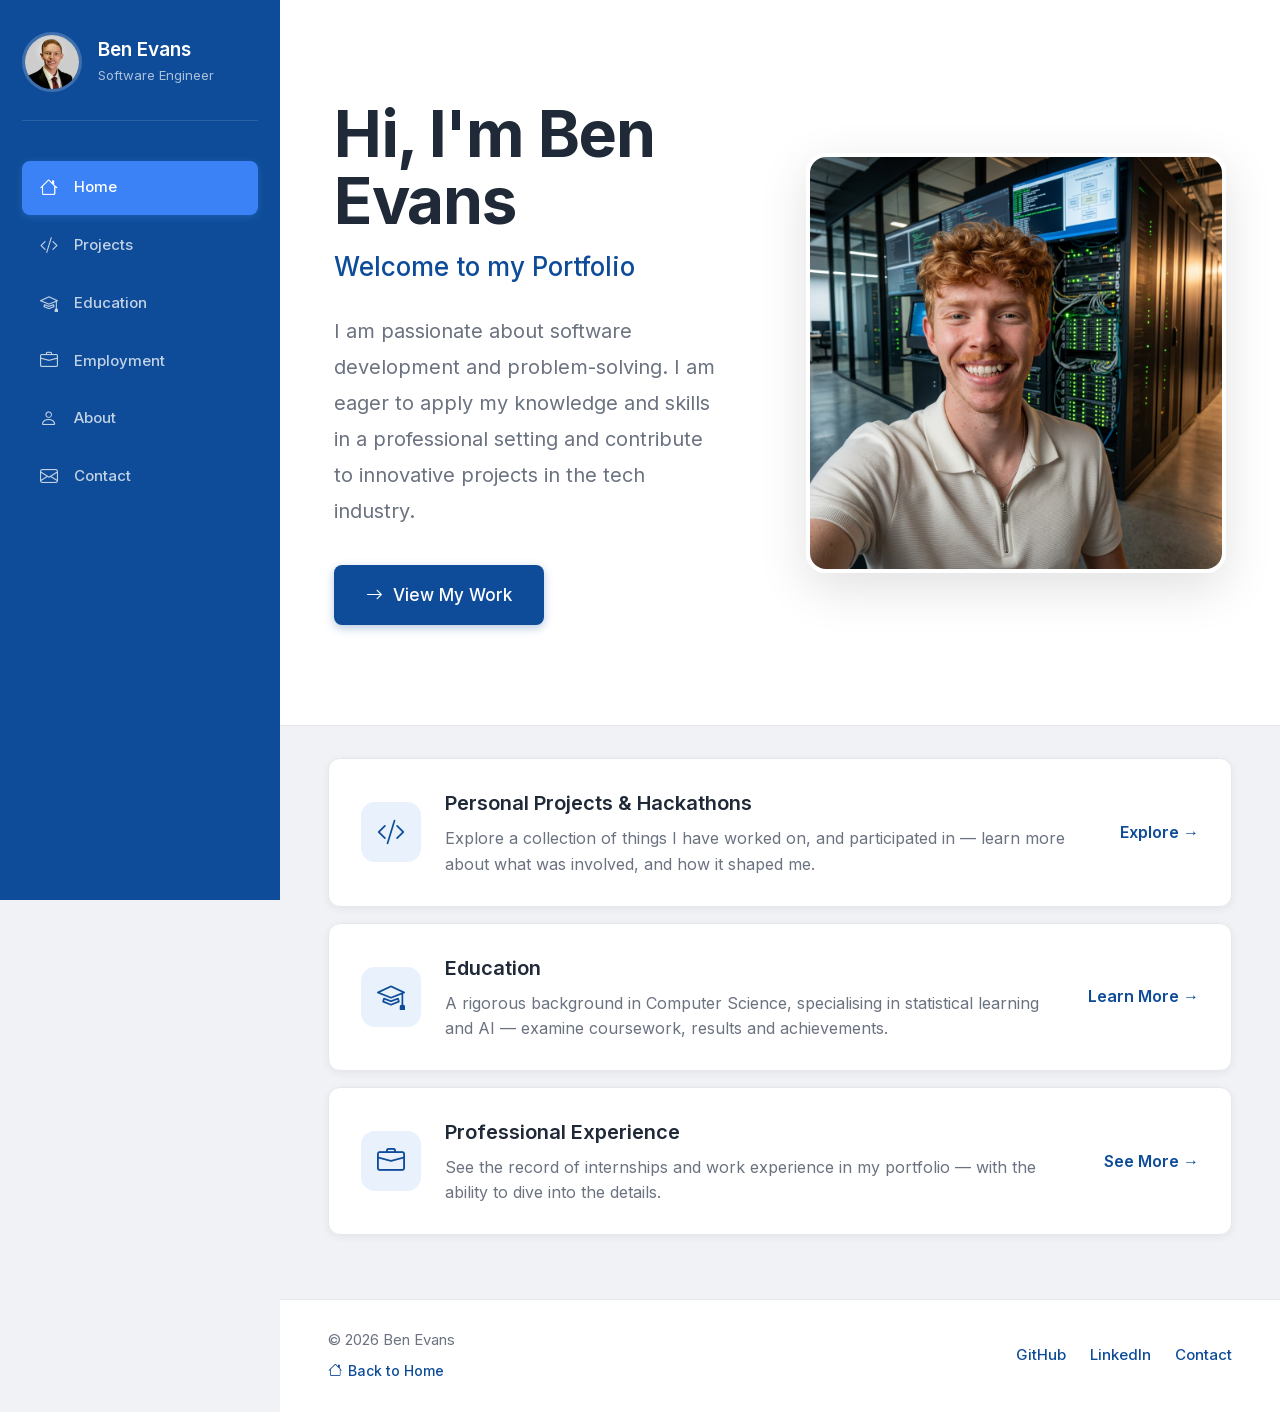
<file: index.html>
<!DOCTYPE html>
<!--
  index.html — Home / Landing Page
  
  STRUCTURE:
    .sidebar        ← left nav (same on every page — just change which link has class="active")
    .hero-section   ← big name + hero image
    .quick-links    ← 3 nav cards to Projects / Education / Employment
    .site-footer    ← copyright + links

  TO EDIT:
    • Name / title      → .profile-name, .profile-sub (sidebar) + h1/h2 in .hero-content
    • Hero image        → images/hero.png
    • Profile picture   → images/profile_image.png
    • Add a quick-link  → copy one <a class="link-card"> block inside .quick-links
-->
<html lang="en">
<head>
    <meta charset="UTF-8">
    <meta name="viewport" content="width=device-width, initial-scale=1.0">
    <title>Ben Evans | Software Engineer</title>
    <link rel="stylesheet" href="css/style.css">
    <link rel="stylesheet" href="css/fonts.css">
    <link rel="stylesheet" href="fonts/bootstrap-icons/bootstrap-icons.min.css">
</head>
<body>

<!-- ===== MOBILE TOP BAR (hidden on desktop) ===== -->
<div class="mobile-topbar">
    <button class="hamburger-btn" id="sidebarToggle" aria-label="Open navigation">
        <i class="bi bi-list"></i>
    </button>
    <span class="mobile-topbar-title">Ben Evans</span>
    <div class="hamburger-spacer"></div>
</div>
<div class="container">
    <div class="sidebar-overlay" id="sidebarOverlay"></div>

    <!-- ===================== SIDEBAR =====================
         Appears on every page. Change class="active" to
         highlight the current page link.
    ====================================================== -->
    <aside class="sidebar" id="sidebar">
        <button class="sidebar-close" id="sidebarClose" aria-label="Close navigation"><i class="bi bi-x-lg"></i></button>
        <div class="profile-section">
            <!-- Profile picture: swap images/profile_image.png -->
            <img src="./images/profile_image.png" class="profile-image-small" alt="Profile">
            <div class="profile-text">
                <h1 class="profile-name">Ben Evans</h1>       <!-- your name -->
                <p class="profile-sub">Software Engineer</p>  <!-- your title -->
            </div>
        </div>
        <nav>
            <ul class="nav-links">
                <!-- Add class="active" to the current page link -->
                <li><a href="index.html" class="active"><i class="bi bi-house"></i>Home</a></li>
                <li><a href="projects.html"><i class="bi bi-code-slash"></i>Projects</a></li>
                <li><a href="education.html"><i class="bi bi-mortarboard"></i>Education</a></li>
                <li><a href="employment.html"><i class="bi bi-briefcase"></i>Employment</a></li>
                <li><a href="about.html"><i class="bi bi-person"></i>About</a></li>
                <li><a href="contact.html"><i class="bi bi-envelope"></i>Contact</a></li>
                <!-- To add a new page: add a new <li> here and create the .html file -->
            </ul>
        </nav>
    </aside>

    <main class="main-content">

        <!-- =================== HERO ====================
             Large intro section. Edit h1, h2, p, and the
             href on the button to change where it points.
        ================================================= -->
        <section class="hero-section">
            <div class="hero-content">
                <h1>Hi, I'm Ben Evans</h1>           <!-- main heading -->
                <h2>Welcome to my Portfolio</h2>     <!-- subtitle -->
                <p>I am passionate about software development and problem-solving. I am eager to apply my knowledge and skills in a professional setting and contribute to innovative projects in the tech industry.</p>
                <a href="projects.html" class="btn btn-primary btn-lg">
                    <i class="bi bi-arrow-right"></i> View My Work
                </a>
            </div>
            <div class="hero-image">
                <!-- Hero image: swap images/hero.png with your own photo -->
                <img src="./images/hero.png" alt="Ben Evans">
            </div>
        </section>

        <!-- ================ QUICK-LINK CARDS ============
             3 cards linking to key pages.
             TO ADD A CARD: copy one <a class="link-card">
             block and update the href, icon, h3, and p.
        ================================================= -->
        <section class="quick-links">

            <a href="projects.html" class="link-card">
                <div class="link-icon"><i class="bi bi-code-slash"></i></div>
                <div class="link-content">
                    <h3>Personal Projects &amp; Hackathons</h3>
                    <p>Explore a collection of things I have worked on, and participated in — learn more about what was involved, and how it shaped me.</p>
                </div>
                <span class="link-arrow">Explore &rarr;</span>
            </a>

            <a href="education.html" class="link-card">
                <div class="link-icon"><i class="bi bi-mortarboard"></i></div>
                <div class="link-content">
                    <h3>Education</h3>
                    <p>A rigorous background in Computer Science, specialising in statistical learning and AI — examine coursework, results and achievements.</p>
                </div>
                <span class="link-arrow">Learn More &rarr;</span>
            </a>

            <a href="employment.html" class="link-card">
                <div class="link-icon"><i class="bi bi-briefcase"></i></div>
                <div class="link-content">
                    <h3>Professional Experience</h3>
                    <p>See the record of internships and work experience in my portfolio — with the ability to dive into the details.</p>
                </div>
                <span class="link-arrow">See More &rarr;</span>
            </a>

        </section>

        <!-- =================== FOOTER ================== -->
        <footer class="site-footer">
            <div class="footer-left">
                <p>&copy; 2026 Ben Evans</p>
                <a href="index.html" class="footer-home-btn"><i class="bi bi-house"></i> Back to Home</a>
            </div>  <!-- update year -->
            <div class="footer-right">
                <!-- Replace # with real URLs -->
                <a href="#">GitHub</a>
                <a href="#">LinkedIn</a>
                <a href="contact.html">Contact</a>
            </div>
        </footer>

    </main>
</div>
<script src="js/script.js"></script>
</body>
</html>
</file>
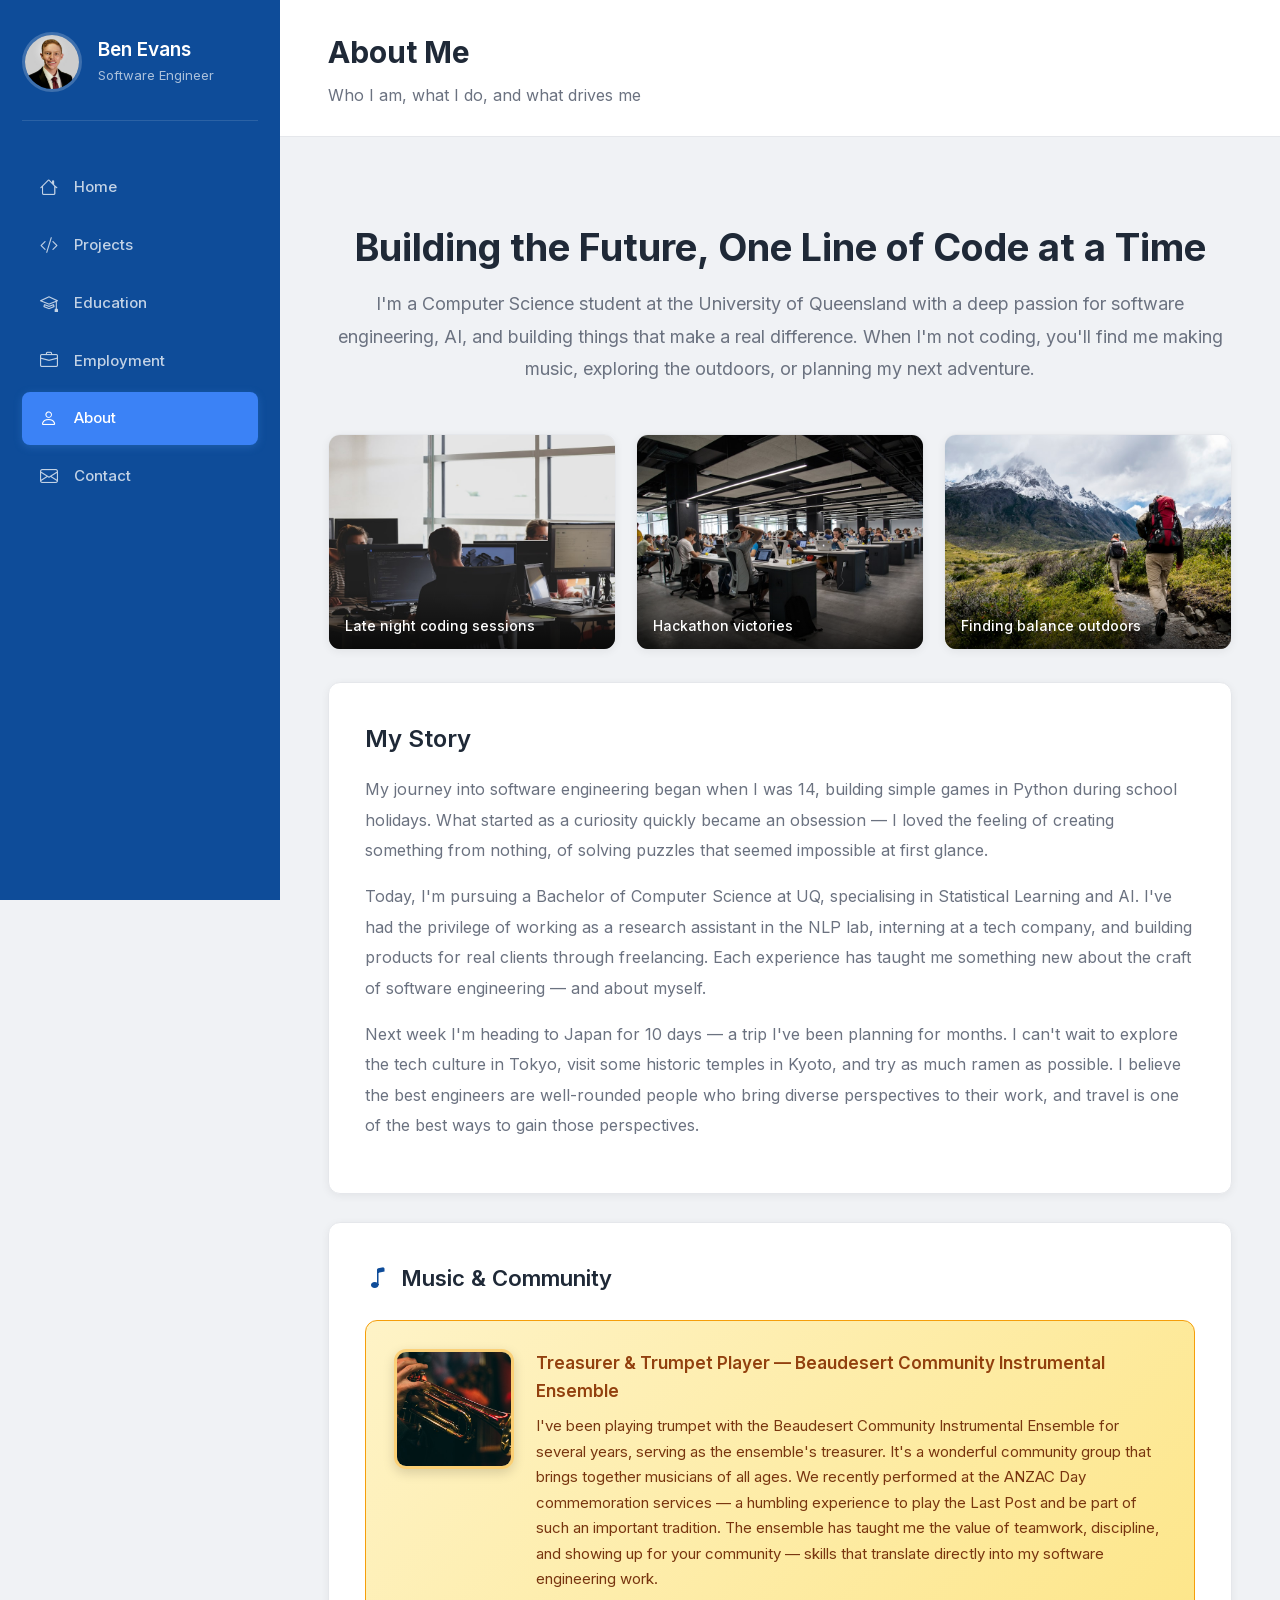
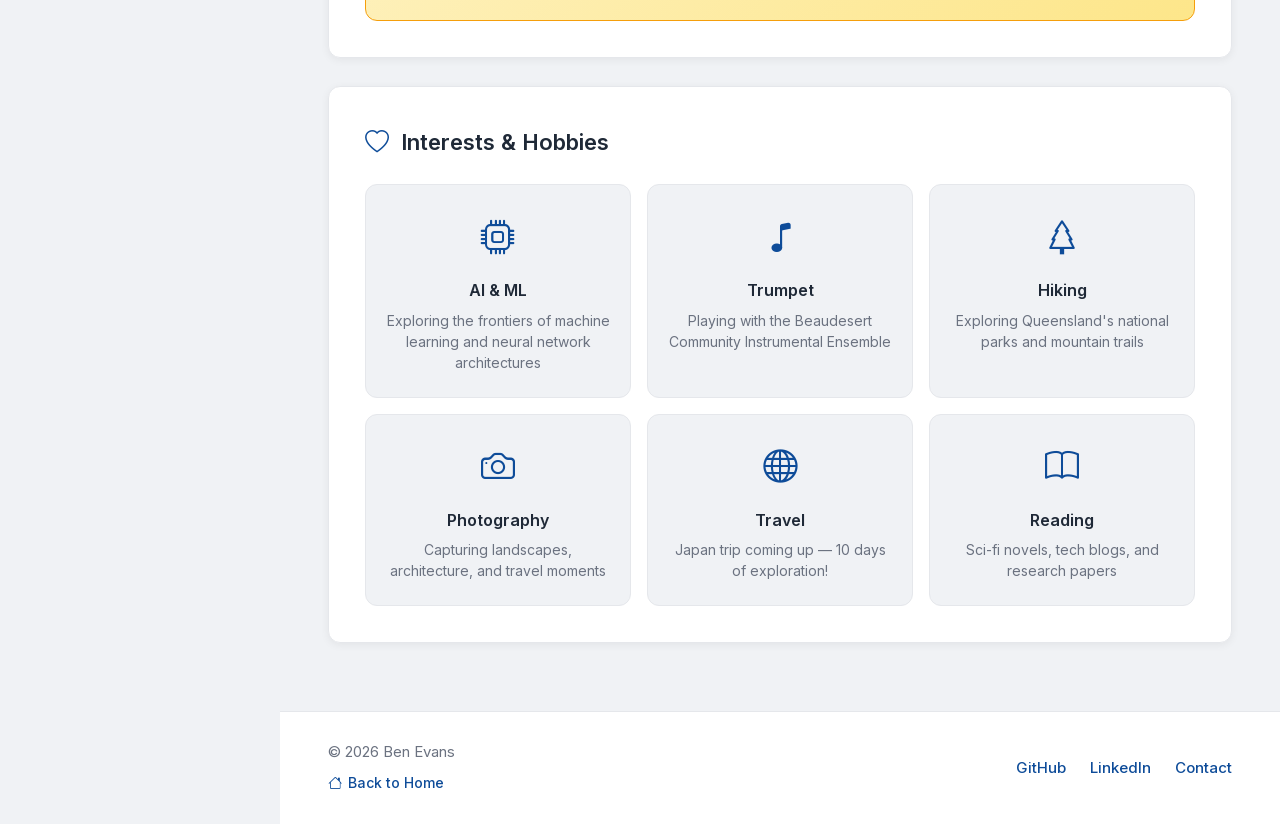
<file: about.html>
<!DOCTYPE html>
<!--
  about.html — About Me page

  STRUCTURE:
    .page-header        ← title bar
    .about-hero         ← big quote / intro paragraph
    .image-grid         ← 3 photo cards (coding-setup, hackathon, nature)
    .story-section      ← free-text paragraphs about your background
    .hobby-highlight    ← yellow card for trumpet / music highlight
    .interests-grid     ← grid of interest cards (icon + title + description)

  TO EDIT:
    • Intro text       → .about-hero h1 and p
    • Story paragraphs → the <p> tags inside .story-section
    • Photo grid       → swap the 3 <img src> paths (images/*.jpg)
    • Trumpet section  → edit .hobby-highlight-content h4 and p
    • Trumpet photo    → .hobby-highlight-img src (images/trumpet.jpg)

  TO ADD AN INTEREST CARD:
    Copy one <div class="interest-card"> block inside .interests-grid.
    Icon classes come from Bootstrap Icons (bi-*), full list: https://icons.getbootstrap.com/
    TEMPLATE:
      <div class="interest-card">
        <i class="bi bi-music-note-beamed"></i>
        <h4>Interest Name</h4>
        <p>One sentence describing it.</p>
      </div>
-->
<html lang="en">
<head>
    <meta charset="UTF-8">
    <meta name="viewport" content="width=device-width, initial-scale=1.0">
    <title>About | Ben Evans</title>
    <link rel="stylesheet" href="css/style.css">
    <link rel="stylesheet" href="css/fonts.css">
    <link rel="stylesheet" href="fonts/bootstrap-icons/bootstrap-icons.min.css">
</head>
<body>

<!-- ===== MOBILE TOP BAR (hidden on desktop) ===== -->
<div class="mobile-topbar">
    <button class="hamburger-btn" id="sidebarToggle" aria-label="Open navigation">
        <i class="bi bi-list"></i>
    </button>
    <span class="mobile-topbar-title">Ben Evans</span>
    <div class="hamburger-spacer"></div>
</div>
<div class="container">
    <div class="sidebar-overlay" id="sidebarOverlay"></div>
    <aside class="sidebar" id="sidebar">
        <button class="sidebar-close" id="sidebarClose" aria-label="Close navigation"><i class="bi bi-x-lg"></i></button>
        <div class="profile-section">
            <img src="./images/profile_image.png" class="profile-image-small" alt="Profile">
            <div class="profile-text">
                <h1 class="profile-name">Ben Evans</h1>
                <p class="profile-sub">Software Engineer</p>
            </div>
        </div>
        <nav>
            <ul class="nav-links">
                <li><a href="index.html"><i class="bi bi-house"></i>Home</a></li>
                <li><a href="projects.html"><i class="bi bi-code-slash"></i>Projects</a></li>
                <li><a href="education.html"><i class="bi bi-mortarboard"></i>Education</a></li>
                <li><a href="employment.html"><i class="bi bi-briefcase"></i>Employment</a></li>
                <li><a href="about.html" class="active"><i class="bi bi-person"></i>About</a></li>
                <li><a href="contact.html"><i class="bi bi-envelope"></i>Contact</a></li>
            </ul>
        </nav>
    </aside>
    <main class="main-content">
        <header class="page-header">
            <div>
                <h1>About Me</h1>
                <p>Who I am, what I do, and what drives me</p>
            </div>
        </header>

        <div class="content-area">
            <div class="about-hero">
                <h1>Building the Future, One Line of Code at a Time</h1>
                <p>I'm a Computer Science student at the University of Queensland with a deep passion for software engineering, AI, and building things that make a real difference. When I'm not coding, you'll find me making music, exploring the outdoors, or planning my next adventure.</p>
            </div>

            <!-- Image Grid with real stock photos -->
            <div class="image-grid">
                <div class="image-card">
                    <img src="./images/coding-setup.jpg" alt="Coding setup" loading="lazy">
                    <div class="image-caption">Late night coding sessions</div>
                </div>
                <div class="image-card">
                    <img src="./images/hackathon.jpg" alt="Hackathon" loading="lazy">
                    <div class="image-caption">Hackathon victories</div>
                </div>
                <div class="image-card">
                    <img src="./images/nature.jpg" alt="Nature" loading="lazy">
                    <div class="image-caption">Finding balance outdoors</div>
                </div>
            </div>

            <!-- My Story -->
            <div class="content-section story-section">
                <h3>My Story</h3>
                <p>
                    My journey into software engineering began when I was 14, building simple games in Python during school holidays. 
                    What started as a curiosity quickly became an obsession — I loved the feeling of creating something from nothing, 
                    of solving puzzles that seemed impossible at first glance.
                </p>
                <p>
                    Today, I'm pursuing a Bachelor of Computer Science at UQ, specialising in Statistical Learning and AI. 
                    I've had the privilege of working as a research assistant in the NLP lab, interning at a tech company, 
                    and building products for real clients through freelancing. Each experience has taught me something new 
                    about the craft of software engineering — and about myself.
                </p>
                <p>
                    Next week I'm heading to Japan for 10 days — a trip I've been planning for months. I can't wait to explore 
                    the tech culture in Tokyo, visit some historic temples in Kyoto, and try as much ramen as possible. 
                    I believe the best engineers are well-rounded people who bring diverse perspectives to their work, 
                    and travel is one of the best ways to gain those perspectives.
                </p>
            </div>

            <!-- Music & Community -->
            <div class="content-section">
                <h3 class="section-title">
                    <i class="bi bi-music-note"></i>
                    Music &amp; Community
                </h3>
                <div class="hobby-highlight">
                    <img src="./images/trumpet.jpg" alt="Trumpet" class="hobby-highlight-img" loading="lazy">
                    <div class="hobby-highlight-content">
                        <h4>Treasurer &amp; Trumpet Player — Beaudesert Community Instrumental Ensemble</h4>
                        <p>I've been playing trumpet with the Beaudesert Community Instrumental Ensemble for several years, serving as the ensemble's treasurer. It's a wonderful community group that brings together musicians of all ages. We recently performed at the ANZAC Day commemoration services — a humbling experience to play the Last Post and be part of such an important tradition. The ensemble has taught me the value of teamwork, discipline, and showing up for your community — skills that translate directly into my software engineering work.</p>
                    </div>
                </div>
            </div>

            <!-- Interests & Hobbies -->
            <div class="content-section">
                <h3 class="section-title">
                    <i class="bi bi-heart"></i>
                    Interests &amp; Hobbies
                </h3>
                <div class="interests-grid">
                    <div class="interest-card">
                        <i class="bi bi-cpu"></i>
                        <h4>AI &amp; ML</h4>
                        <p>Exploring the frontiers of machine learning and neural network architectures</p>
                    </div>
                    <div class="interest-card">
                        <i class="bi bi-music-note"></i>
                        <h4>Trumpet</h4>
                        <p>Playing with the Beaudesert Community Instrumental Ensemble</p>
                    </div>
                    <div class="interest-card">
                        <i class="bi bi-tree"></i>
                        <h4>Hiking</h4>
                        <p>Exploring Queensland's national parks and mountain trails</p>
                    </div>
                    <div class="interest-card">
                        <i class="bi bi-camera"></i>
                        <h4>Photography</h4>
                        <p>Capturing landscapes, architecture, and travel moments</p>
                    </div>
                    <div class="interest-card">
                        <i class="bi bi-globe"></i>
                        <h4>Travel</h4>
                        <p>Japan trip coming up — 10 days of exploration!</p>
                    </div>
                    <div class="interest-card">
                        <i class="bi bi-book"></i>
                        <h4>Reading</h4>
                        <p>Sci-fi novels, tech blogs, and research papers</p>
                    </div>
                </div>
            </div>
        </div>

        <footer class="site-footer">
            <div class="footer-left">
                <p>&copy; 2026 Ben Evans</p>
                <a href="index.html" class="footer-home-btn"><i class="bi bi-house"></i> Back to Home</a>
            </div>
            <div class="footer-right">
                <a href="#">GitHub</a>
                <a href="#">LinkedIn</a>
                <a href="contact.html">Contact</a>
            </div>
        </footer>
    </main>
</div>
<script src="js/script.js"></script>
</body>
</html>
</file>
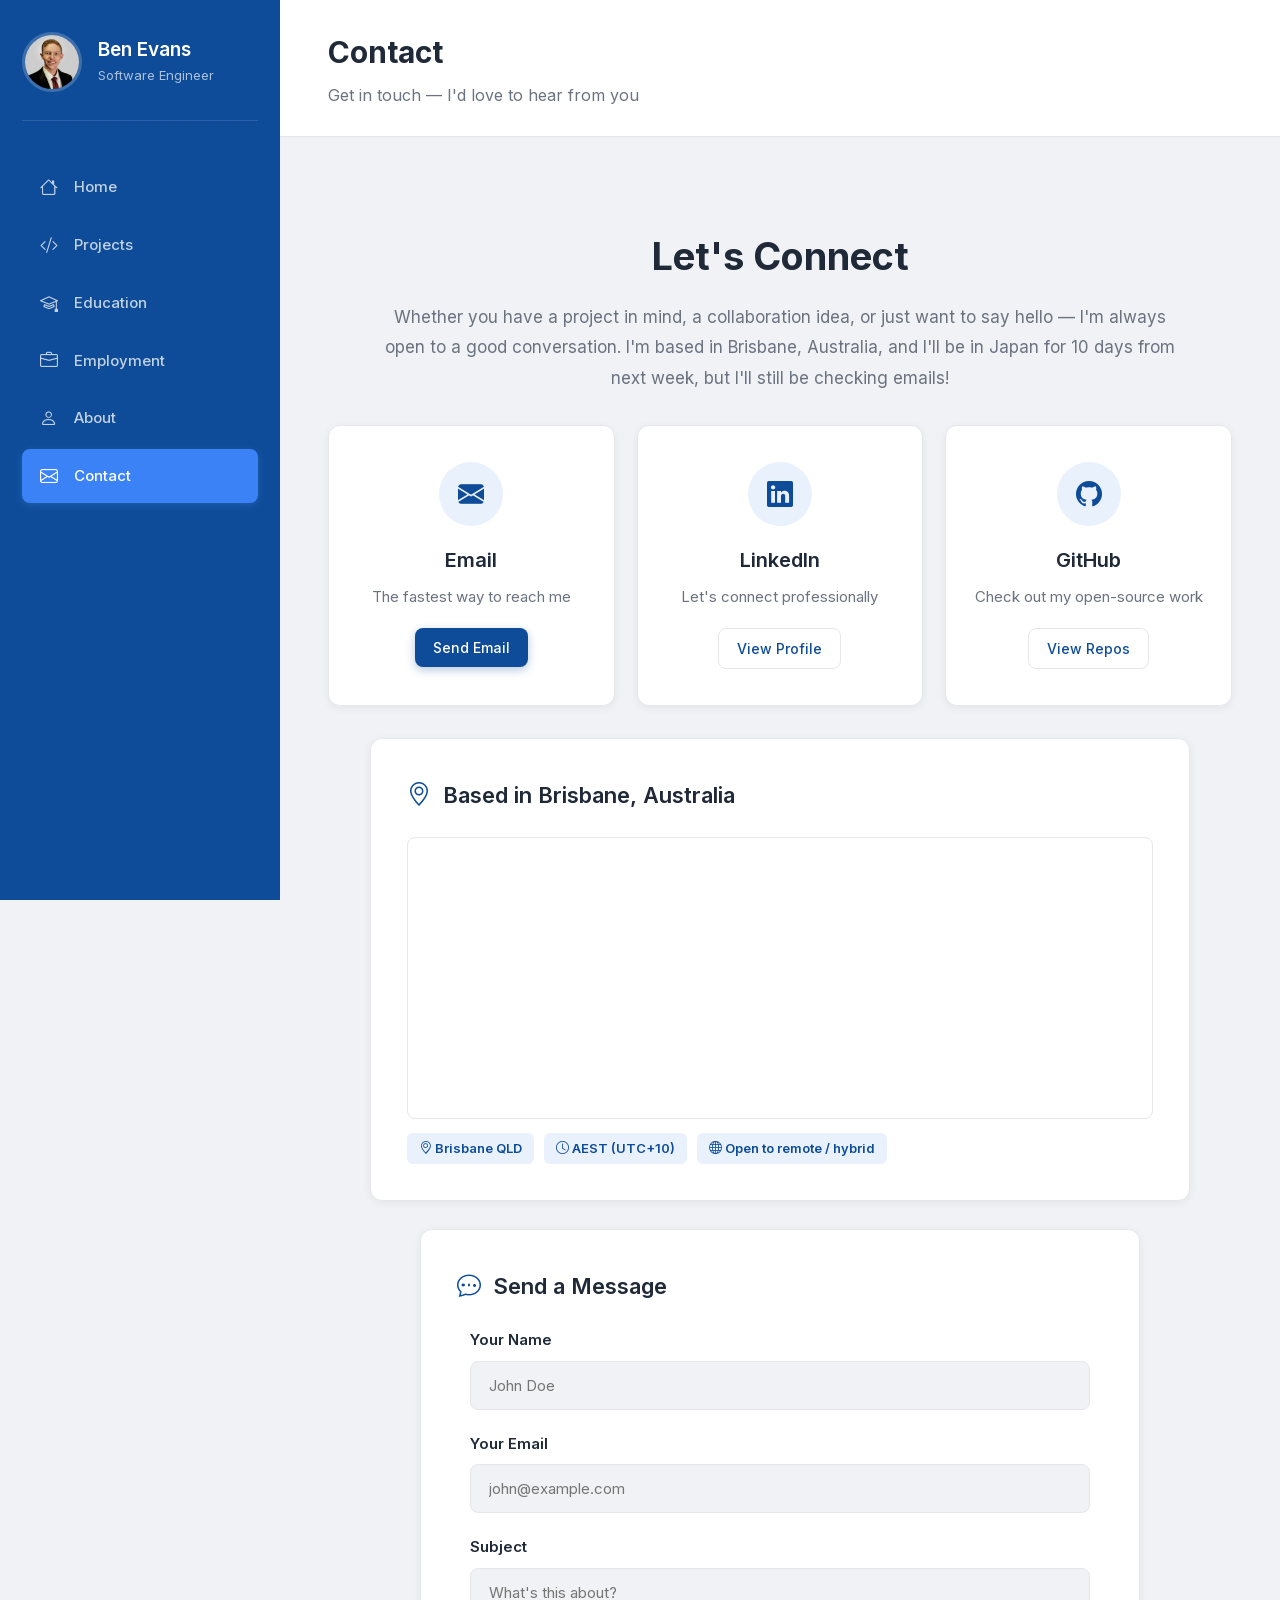
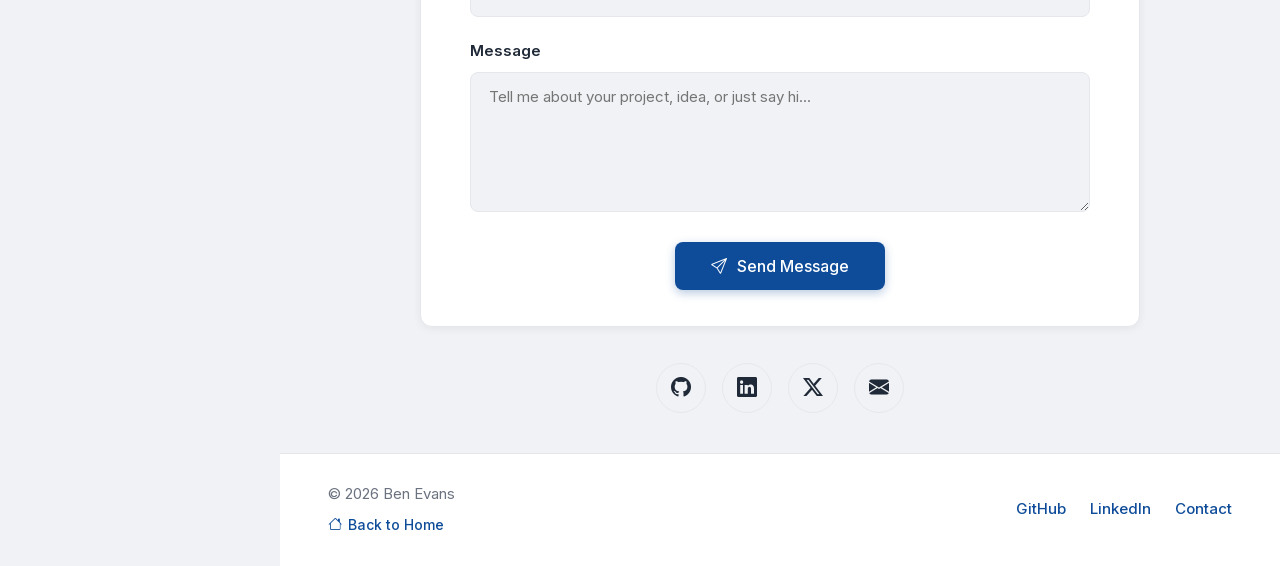
<file: contact.html>
<!DOCTYPE html>
<!--
  contact.html — Contact page

  STRUCTURE:
    .page-header        ← title bar
    .contact-hero       ← intro heading + blurb
    .contact-methods    ← 3 cards: Email / LinkedIn / GitHub
    .contact-map-section← Google Maps embed + location tags
    .contact-form-section← contact form (handled by script.js)
    .social-links       ← row of social icon circles at the bottom

  TO EDIT:
    • Email address   → update href="mailto:..." on the Email card button
                        and the .social-link mailto: href at the bottom
    • LinkedIn URL    → replace href="#" on the LinkedIn card button
    • GitHub URL      → replace href="#" on the GitHub card + social link
    • Location        → edit the map iframe src and the .map-tags spans
    • Intro text      → .contact-hero h2 and p

  TO ADD A CONTACT METHOD:
    Copy one <div class="contact-method"> block inside .contact-methods.
    Use a Bootstrap Icon class (bi-*) for the <i> tag.
-->
<html lang="en">
<head>
    <meta charset="UTF-8">
    <meta name="viewport" content="width=device-width, initial-scale=1.0">
    <title>Contact | Ben Evans</title>
    <link rel="stylesheet" href="css/style.css">
    <link rel="stylesheet" href="css/fonts.css">
    <link rel="stylesheet" href="fonts/bootstrap-icons/bootstrap-icons.min.css">
</head>
<body>

<!-- ===== MOBILE TOP BAR (hidden on desktop) ===== -->
<div class="mobile-topbar">
    <button class="hamburger-btn" id="sidebarToggle" aria-label="Open navigation">
        <i class="bi bi-list"></i>
    </button>
    <span class="mobile-topbar-title">Ben Evans</span>
    <div class="hamburger-spacer"></div>
</div>
<div class="container">
    <div class="sidebar-overlay" id="sidebarOverlay"></div>
    <aside class="sidebar" id="sidebar">
        <button class="sidebar-close" id="sidebarClose" aria-label="Close navigation"><i class="bi bi-x-lg"></i></button>
        <div class="profile-section">
            <img src="./images/profile_image.png" class="profile-image-small" alt="Profile">
            <div class="profile-text">
                <h1 class="profile-name">Ben Evans</h1>
                <p class="profile-sub">Software Engineer</p>
            </div>
        </div>
        <nav>
            <ul class="nav-links">
                <li><a href="index.html"><i class="bi bi-house"></i>Home</a></li>
                <li><a href="projects.html"><i class="bi bi-code-slash"></i>Projects</a></li>
                <li><a href="education.html"><i class="bi bi-mortarboard"></i>Education</a></li>
                <li><a href="employment.html"><i class="bi bi-briefcase"></i>Employment</a></li>
                <li><a href="about.html"><i class="bi bi-person"></i>About</a></li>
                <li><a href="contact.html" class="active"><i class="bi bi-envelope"></i>Contact</a></li>
            </ul>
        </nav>
    </aside>
    <main class="main-content">
        <header class="page-header">
            <div>
                <h1>Contact</h1>
                <p>Get in touch — I'd love to hear from you</p>
            </div>
        </header>

        <div class="content-area">
            <div class="contact-hero">
                <h2>Let's Connect</h2>
                <p>Whether you have a project in mind, a collaboration idea, or just want to say hello — I'm always open to a good conversation. I'm based in Brisbane, Australia, and I'll be in Japan for 10 days from next week, but I'll still be checking emails!</p>
            </div>

            <div class="contact-methods">
                <div class="contact-method">
                    <i class="bi bi-envelope-fill"></i>
                    <h3>Email</h3>
                    <p>The fastest way to reach me</p>
                    <a href="mailto:ben.evans@example.com" class="btn btn-primary btn-sm">Send Email</a>
                </div>
                <div class="contact-method">
                    <i class="bi bi-linkedin"></i>
                    <h3>LinkedIn</h3>
                    <p>Let's connect professionally</p>
                    <a href="#" class="btn btn-secondary btn-sm">View Profile</a>
                </div>
                <div class="contact-method">
                    <i class="bi bi-github"></i>
                    <h3>GitHub</h3>
                    <p>Check out my open-source work</p>
                    <a href="#" class="btn btn-secondary btn-sm">View Repos</a>
                </div>
            </div>

            <!-- Location Map -->
            <div class="contact-map-section content-section">
                <h3 class="section-title">
                    <i class="bi bi-geo-alt"></i>
                    Based in Brisbane, Australia
                </h3>
                <div class="map-embed">
                    <iframe src="https://www.google.com/maps/embed?pb=!1m18!1m12!1m3!1d113785.6746930172!2d152.97185377044248!3d-27.47045403035013!2m3!1f0!2f0!3f0!3m2!1i1024!2i768!4f13.1!3m3!1m2!1s0x6b91579aac93d233%3A0x402a35af3deaf50!2sBrisbane%20QLD!5e0!3m2!1sen!2sau!4v1680000000000!5m2!1sen!2sau"
                        width="100%" height="280" style="border:0;display:block;" allowfullscreen="" loading="lazy" referrerpolicy="no-referrer-when-downgrade">
                    </iframe>
                </div>
                <div class="map-tags">
                    <span class="tag"><i class="bi bi-geo-alt"></i> Brisbane QLD</span>
                    <span class="tag"><i class="bi bi-clock"></i> AEST (UTC+10)</span>
                    <span class="tag"><i class="bi bi-globe"></i> Open to remote / hybrid</span>
                </div>
            </div>

            <!-- Contact Form -->
            <div class="contact-form-section content-section">
                <h3 class="section-title">
                    <i class="bi bi-chat-dots"></i>
                    Send a Message
                </h3>
                <form class="contact-form" id="contactForm">
                    <div class="form-group">
                        <label for="name">Your Name</label>
                        <input type="text" id="name" name="name" placeholder="John Doe" required>
                    </div>
                    <div class="form-group">
                        <label for="email">Your Email</label>
                        <input type="email" id="email" name="email" placeholder="john@example.com" required>
                    </div>
                    <div class="form-group">
                        <label for="subject">Subject</label>
                        <input type="text" id="subject" name="subject" placeholder="What's this about?" required>
                    </div>
                    <div class="form-group">
                        <label for="message">Message</label>
                        <textarea id="message" name="message" placeholder="Tell me about your project, idea, or just say hi..." required></textarea>
                    </div>
                    <div class="form-submit">
                        <button type="submit" class="btn btn-primary">
                            <i class="bi bi-send"></i> Send Message
                        </button>
                    </div>
                </form>
            </div>

            <div class="social-links">
                <a href="#" class="social-link" title="GitHub"><i class="bi bi-github"></i></a>
                <a href="#" class="social-link" title="LinkedIn"><i class="bi bi-linkedin"></i></a>
                <a href="#" class="social-link" title="Twitter"><i class="bi bi-twitter-x"></i></a>
                <a href="mailto:ben.evans@example.com" class="social-link" title="Email"><i class="bi bi-envelope-fill"></i></a>
            </div>
        </div>

        <footer class="site-footer">
            <div class="footer-left">
                <p>&copy; 2026 Ben Evans</p>
                <a href="index.html" class="footer-home-btn"><i class="bi bi-house"></i> Back to Home</a>
            </div>
            <div class="footer-right">
                <a href="#">GitHub</a>
                <a href="#">LinkedIn</a>
                <a href="contact.html">Contact</a>
            </div>
        </footer>
    </main>
</div>
<script src="js/script.js"></script>
</body>
</html>
</file>
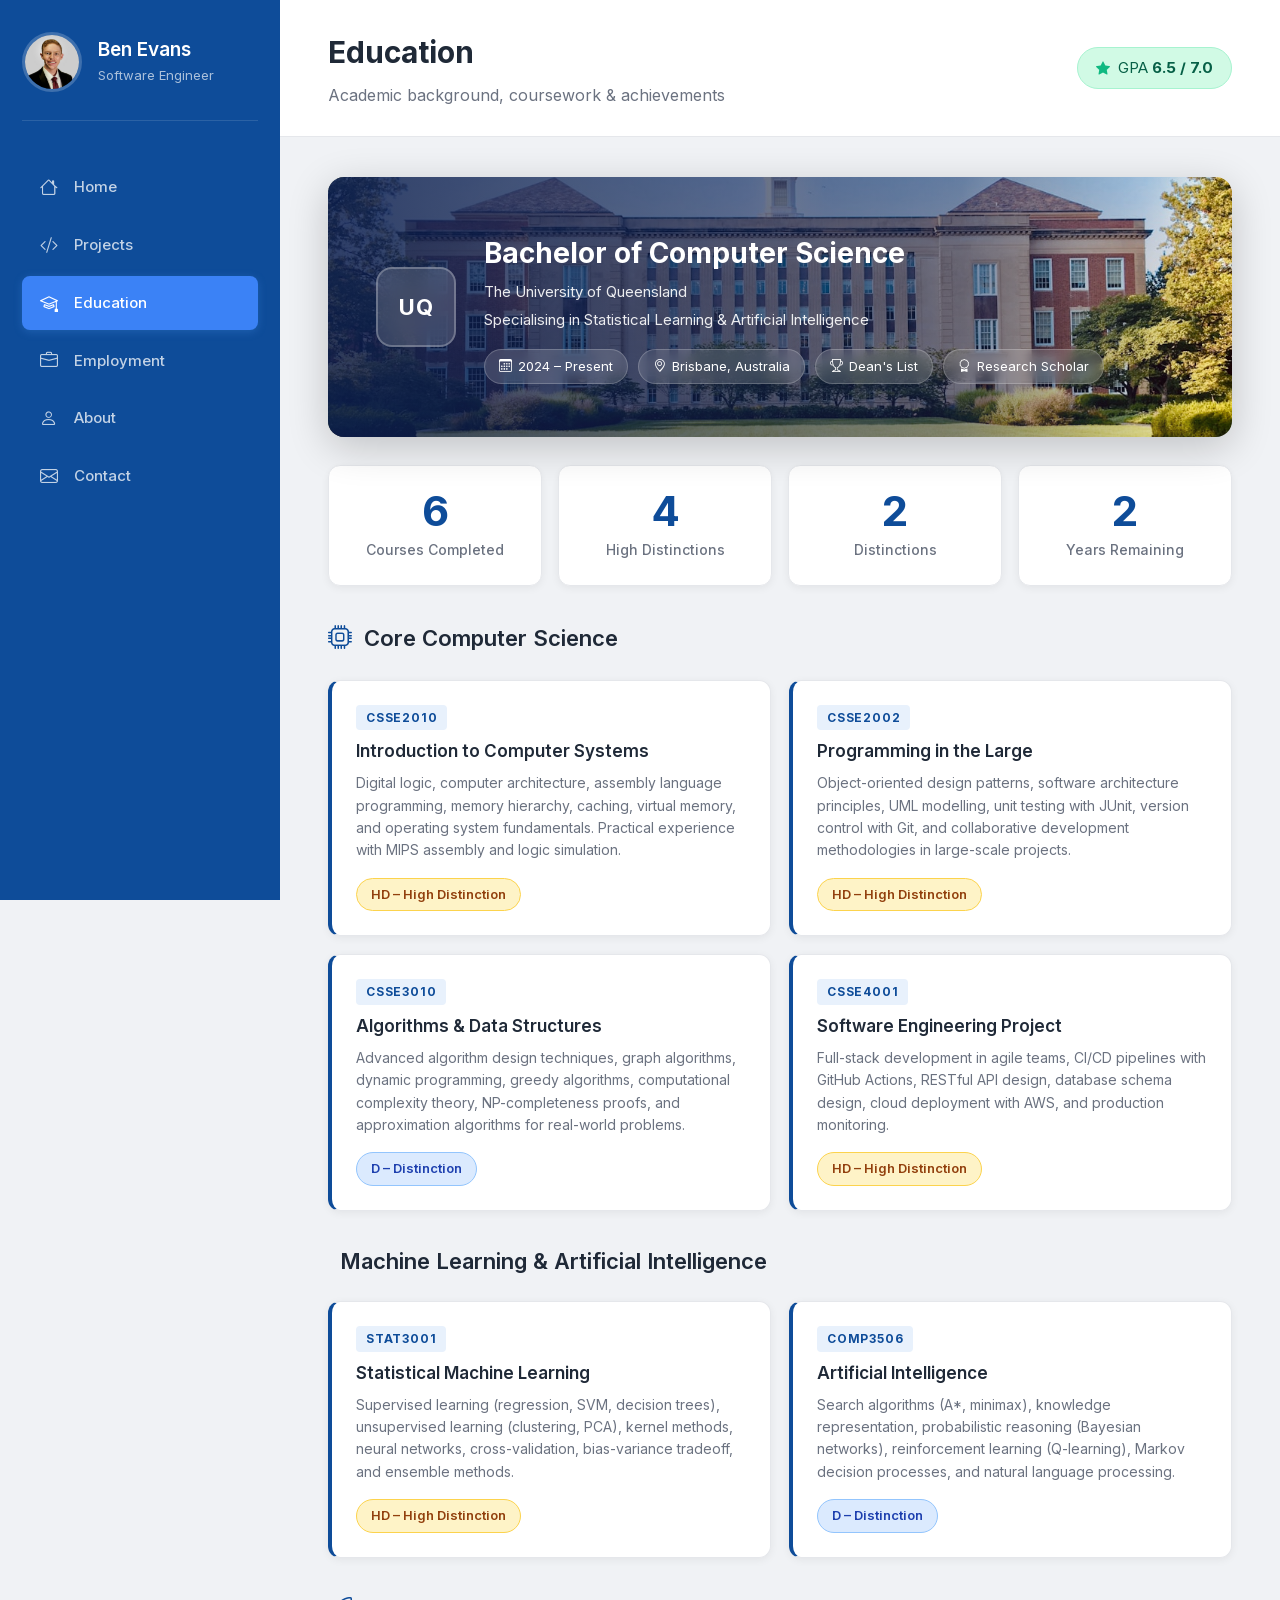
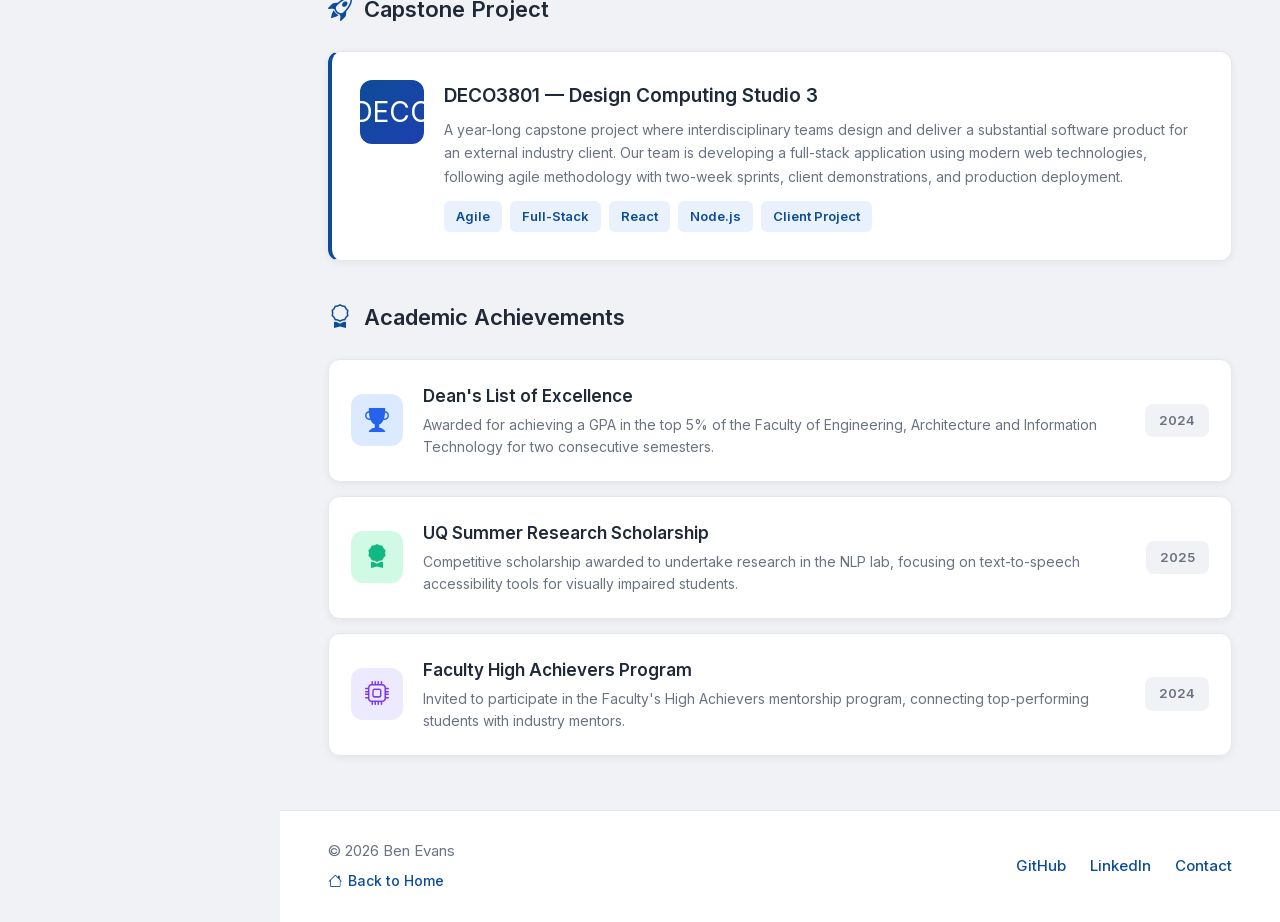
<file: education.html>
<!DOCTYPE html>
<!--
  education.html — Education page

  STRUCTURE:
    .page-header      ← title + GPA pill (top right)
    .uni-hero-photo   ← campus photo banner with degree info overlay
    .stats-row        ← 4 stat cards (GPA, courses, years, etc.)
    .courses-grid     ← grid of course cards
    .achievement-item ← awards / dean's list rows
    .content-section  ← any extra free-text sections (thesis, etc.)

  TO CHANGE GPA:
    Edit the <strong> text inside .gpa-pill in the page-header.

  TO CHANGE DEGREE / UNI:
    Edit the .uni-hero-badge text (abbreviation) and the h2/p inside .uni-hero-content.
    Swap the photo: images/uq-campus-bg.jpg

  TO ADD A COURSE:
    Copy one <div class="course-card"> block inside .courses-grid.
    Grade badge classes: .hd (gold) | .d (blue) | .cr (green — add CSS if needed)
    TEMPLATE:
      <div class="course-card">
        <span class="course-code">CSSE1234</span>
        <h4>Course Name</h4>
        <p>Short description of what was covered.</p>
        <span class="course-grade hd"><i class="bi bi-star-fill"></i> HD — 93%</span>
      </div>

  TO ADD AN ACHIEVEMENT ROW:
    Copy a <div class="achievement-item"> block.
    Icon colour classes: (default = gold) | .medal (green) | .school (blue) | .code (purple)
-->
<html lang="en">
<head>
    <meta charset="UTF-8">
    <meta name="viewport" content="width=device-width, initial-scale=1.0">
    <title>Education | Ben Evans</title>
    <link rel="stylesheet" href="css/style.css">
    <link rel="stylesheet" href="css/fonts.css">
    <link rel="stylesheet" href="fonts/bootstrap-icons/bootstrap-icons.min.css">
</head>
<body>

<!-- ===== MOBILE TOP BAR (hidden on desktop) ===== -->
<div class="mobile-topbar">
    <button class="hamburger-btn" id="sidebarToggle" aria-label="Open navigation">
        <i class="bi bi-list"></i>
    </button>
    <span class="mobile-topbar-title">Ben Evans</span>
    <div class="hamburger-spacer"></div>
</div>
<div class="container">
    <div class="sidebar-overlay" id="sidebarOverlay"></div>
    <aside class="sidebar" id="sidebar">
        <button class="sidebar-close" id="sidebarClose" aria-label="Close navigation"><i class="bi bi-x-lg"></i></button>
        <div class="profile-section">
            <img src="./images/profile_image.png" class="profile-image-small" alt="Profile">
            <div class="profile-text">
                <h1 class="profile-name">Ben Evans</h1>
                <p class="profile-sub">Software Engineer</p>
            </div>
        </div>
        <nav>
            <ul class="nav-links">
                <li><a href="index.html"><i class="bi bi-house"></i>Home</a></li>
                <li><a href="projects.html"><i class="bi bi-code-slash"></i>Projects</a></li>
                <li><a href="education.html" class="active"><i class="bi bi-mortarboard"></i>Education</a></li>
                <li><a href="employment.html"><i class="bi bi-briefcase"></i>Employment</a></li>
                <li><a href="about.html"><i class="bi bi-person"></i>About</a></li>
                <li><a href="contact.html"><i class="bi bi-envelope"></i>Contact</a></li>
            </ul>
        </nav>
    </aside>
    <main class="main-content">
        <header class="page-header">
            <div>
                <h1>Education</h1>
                <p>Academic background, coursework &amp; achievements</p>
            </div>
            <div class="gpa-pill">
                <i class="bi bi-star-fill"></i>
                <span>GPA <strong>6.5 / 7.0</strong></span>
            </div>
        </header>

        <div class="content-area">
            <!-- University Hero — UQ campus photo -->
            <div class="uni-hero-photo">
                <img src="./images/uq-campus-bg.jpg" alt="University of Queensland campus">
                <div class="uni-hero-overlay">
                    <div class="uni-hero-badge">UQ</div>
                    <div class="uni-hero-content">
                        <h2>Bachelor of Computer Science</h2>
                        <p>The University of Queensland</p>
                        <p>Specialising in Statistical Learning &amp; Artificial Intelligence</p>
                        <div class="uni-hero-stats">
                            <span><i class="bi bi-calendar3"></i> 2024 – Present</span>
                            <span><i class="bi bi-geo-alt"></i> Brisbane, Australia</span>
                            <span><i class="bi bi-trophy"></i> Dean's List</span>
                            <span><i class="bi bi-award"></i> Research Scholar</span>
                        </div>
                    </div>
                </div>
            </div>

            <!-- Stats Row -->
            <div class="stats-row">
                <div class="stat-card">
                    <div class="stat-number">6</div>
                    <div class="stat-label">Courses Completed</div>
                </div>
                <div class="stat-card">
                    <div class="stat-number">4</div>
                    <div class="stat-label">High Distinctions</div>
                </div>
                <div class="stat-card">
                    <div class="stat-number">2</div>
                    <div class="stat-label">Distinctions</div>
                </div>
                <div class="stat-card">
                    <div class="stat-number">2</div>
                    <div class="stat-label">Years Remaining</div>
                </div>
            </div>

            <!-- Core Courses -->
            <h3 class="section-title">
                <i class="bi bi-cpu"></i>
                Core Computer Science
            </h3>
            <div class="courses-grid">
                <div class="course-card">
                    <div class="course-code">CSSE2010</div>
                    <h4>Introduction to Computer Systems</h4>
                    <p>Digital logic, computer architecture, assembly language programming, memory hierarchy, caching, virtual memory, and operating system fundamentals. Practical experience with MIPS assembly and logic simulation.</p>
                    <span class="course-grade hd">HD – High Distinction</span>
                </div>
                <div class="course-card">
                    <div class="course-code">CSSE2002</div>
                    <h4>Programming in the Large</h4>
                    <p>Object-oriented design patterns, software architecture principles, UML modelling, unit testing with JUnit, version control with Git, and collaborative development methodologies in large-scale projects.</p>
                    <span class="course-grade hd">HD – High Distinction</span>
                </div>
                <div class="course-card">
                    <div class="course-code">CSSE3010</div>
                    <h4>Algorithms &amp; Data Structures</h4>
                    <p>Advanced algorithm design techniques, graph algorithms, dynamic programming, greedy algorithms, computational complexity theory, NP-completeness proofs, and approximation algorithms for real-world problems.</p>
                    <span class="course-grade d">D – Distinction</span>
                </div>
                <div class="course-card">
                    <div class="course-code">CSSE4001</div>
                    <h4>Software Engineering Project</h4>
                    <p>Full-stack development in agile teams, CI/CD pipelines with GitHub Actions, RESTful API design, database schema design, cloud deployment with AWS, and production monitoring.</p>
                    <span class="course-grade hd">HD – High Distinction</span>
                </div>
            </div>

            <!-- ML/AI Courses -->
            <h3 class="section-title" style="margin-top: 32px;">
                <i class="bi bi-brain"></i>
                Machine Learning &amp; Artificial Intelligence
            </h3>
            <div class="courses-grid">
                <div class="course-card">
                    <div class="course-code">STAT3001</div>
                    <h4>Statistical Machine Learning</h4>
                    <p>Supervised learning (regression, SVM, decision trees), unsupervised learning (clustering, PCA), kernel methods, neural networks, cross-validation, bias-variance tradeoff, and ensemble methods.</p>
                    <span class="course-grade hd">HD – High Distinction</span>
                </div>
                <div class="course-card">
                    <div class="course-code">COMP3506</div>
                    <h4>Artificial Intelligence</h4>
                    <p>Search algorithms (A*, minimax), knowledge representation, probabilistic reasoning (Bayesian networks), reinforcement learning (Q-learning), Markov decision processes, and natural language processing.</p>
                    <span class="course-grade d">D – Distinction</span>
                </div>
            </div>

            <!-- Capstone Project -->
            <h3 class="section-title" style="margin-top: 32px;">
                <i class="bi bi-rocket-takeoff"></i>
                Capstone Project
            </h3>
            <div class="content-section" style="border-left: 4px solid var(--color-primary); padding: 28px;">
                <div style="display: flex; align-items: flex-start; gap: 20px;">
                    <div style="width: 64px; height: 64px; background: linear-gradient(135deg, var(--color-primary), #1e40af); border-radius: 12px; display: flex; align-items: center; justify-content: center; font-size: 28px; color: white; flex-shrink: 0;">DECO</div>
                    <div style="flex: 1;">
                        <h4 style="font-size: 19px; font-weight: 600; margin-bottom: 6px;">DECO3801 — Design Computing Studio 3</h4>
                        <p style="font-size: 14px; color: var(--color-text-muted); line-height: 1.7; margin-bottom: 12px;">A year-long capstone project where interdisciplinary teams design and deliver a substantial software product for an external industry client. Our team is developing a full-stack application using modern web technologies, following agile methodology with two-week sprints, client demonstrations, and production deployment.</p>
                        <div style="display: flex; gap: 8px; flex-wrap: wrap;">
                            <span class="tag">Agile</span>
                            <span class="tag">Full-Stack</span>
                            <span class="tag">React</span>
                            <span class="tag">Node.js</span>
                            <span class="tag">Client Project</span>
                        </div>
                    </div>
                </div>
            </div>

            <!-- Academic Achievements -->
            <h3 class="section-title" style="margin-top: 36px;">
                <i class="bi bi-award"></i>
                Academic Achievements
            </h3>
            <div class="achievement-item">
                <div class="achievement-icon school"><i class="bi bi-trophy-fill"></i></div>
                <div class="achievement-content">
                    <h4>Dean's List of Excellence</h4>
                    <p>Awarded for achieving a GPA in the top 5% of the Faculty of Engineering, Architecture and Information Technology for two consecutive semesters.</p>
                </div>
                <span class="achievement-date">2024</span>
            </div>
            <div class="achievement-item">
                <div class="achievement-icon medal"><i class="bi bi-award-fill"></i></div>
                <div class="achievement-content">
                    <h4>UQ Summer Research Scholarship</h4>
                    <p>Competitive scholarship awarded to undertake research in the NLP lab, focusing on text-to-speech accessibility tools for visually impaired students.</p>
                </div>
                <span class="achievement-date">2025</span>
            </div>
            <div class="achievement-item">
                <div class="achievement-icon code"><i class="bi bi-cpu"></i></div>
                <div class="achievement-content">
                    <h4>Faculty High Achievers Program</h4>
                    <p>Invited to participate in the Faculty's High Achievers mentorship program, connecting top-performing students with industry mentors.</p>
                </div>
                <span class="achievement-date">2024</span>
            </div>
        </div>

        <footer class="site-footer">
            <div class="footer-left">
                <p>&copy; 2026 Ben Evans</p>
                <a href="index.html" class="footer-home-btn"><i class="bi bi-house"></i> Back to Home</a>
            </div>
            <div class="footer-right">
                <a href="#">GitHub</a>
                <a href="#">LinkedIn</a>
                <a href="contact.html">Contact</a>
            </div>
        </footer>
    </main>
</div>
<script src="js/script.js"></script>
</body>
</html>
</file>
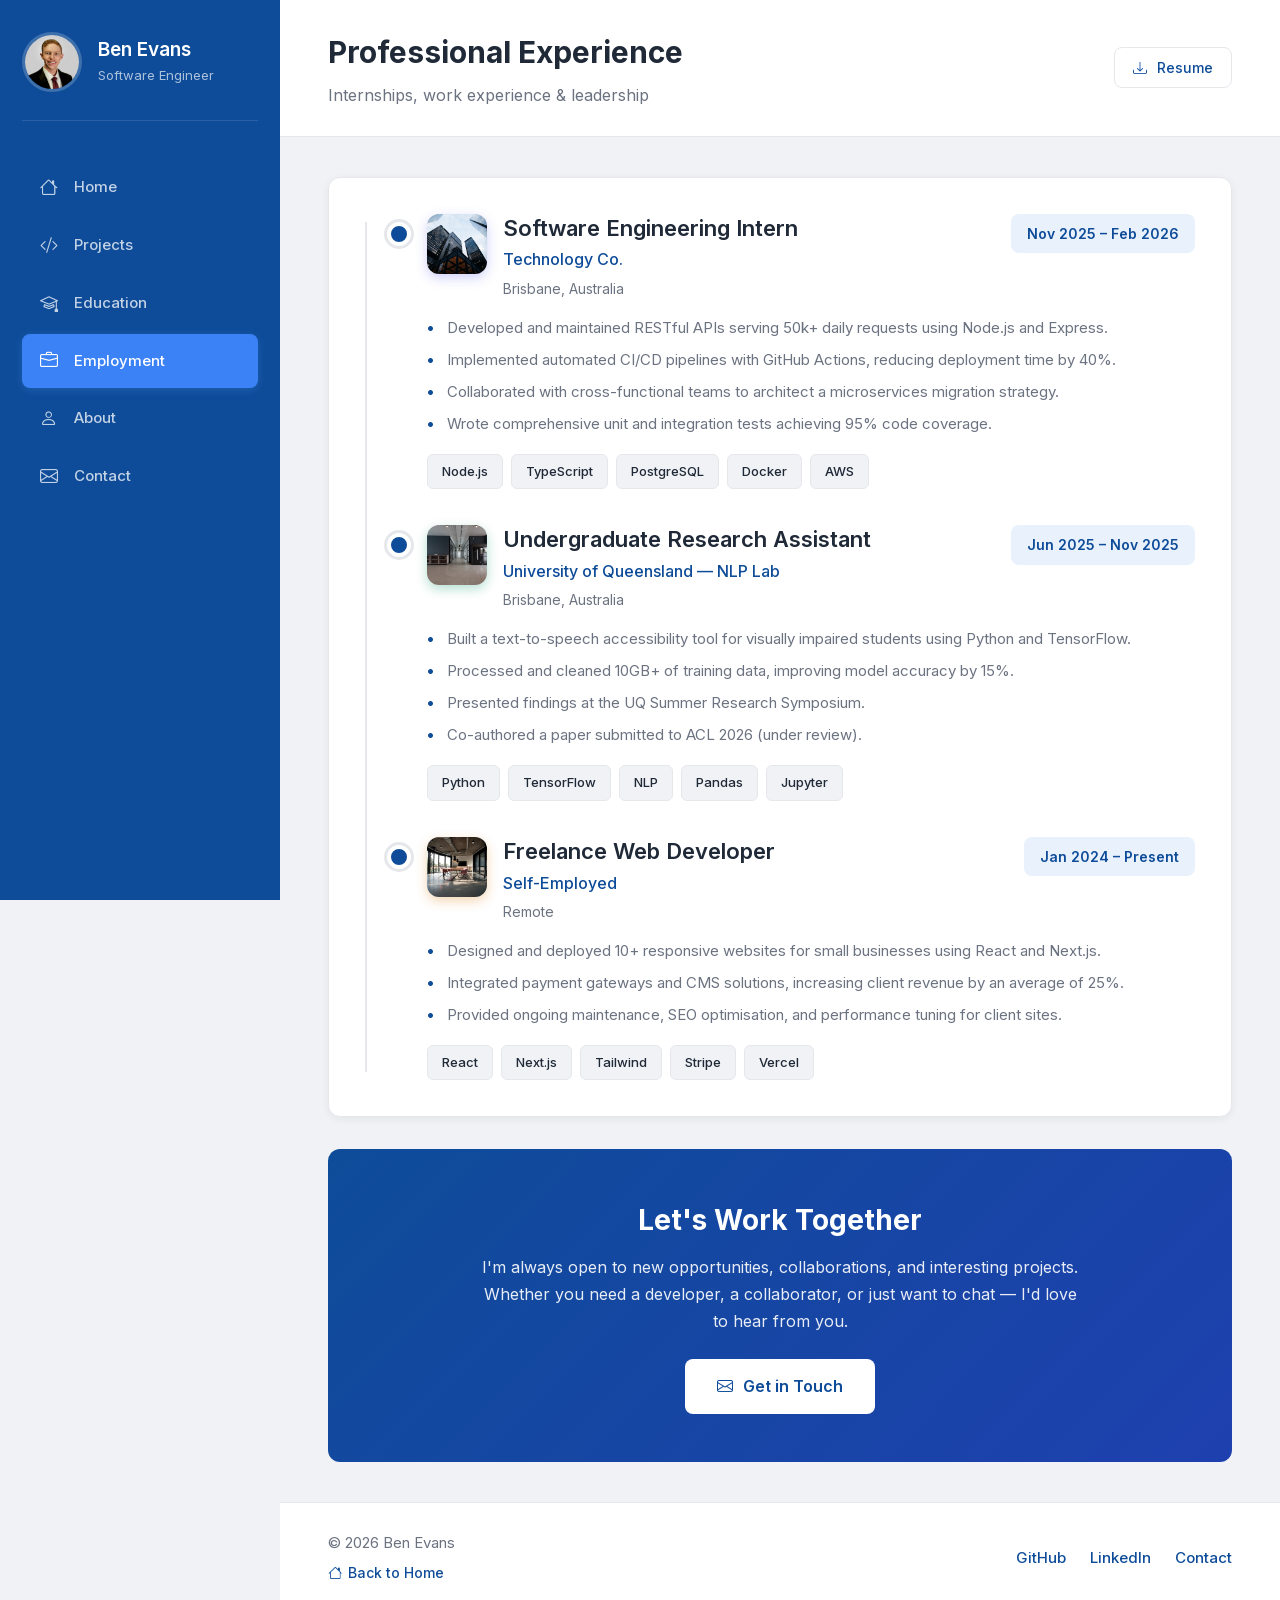
<file: employment.html>
<!DOCTYPE html>
<!--
  employment.html — Professional Experience page

  STRUCTURE:
    .page-header      ← title + Resume download button
    .content-section  ← wraps the whole .timeline
    .timeline         ← vertical line; each job is a .timeline-item
    .cta-section      ← blue call-to-action block at the bottom

  TO ADD A NEW JOB:
    Copy a <div class="timeline-item"> block inside .timeline (add at top for newest-first).
    Update: company logo image, job title, company name, location, period, bullet points,
            and the .skill-tag list.

    TEMPLATE:
      <div class="timeline-item">
        <div class="job-header">
          <div class="job-info">
            <div class="company-logo" style="box-shadow: 0 4px 12px rgba(99,102,241,0.3);">
              <img src="./images/company4.jpg" alt="Company Name">
            </div>
            <div class="job-title">
              <h3>Job Title</h3>
              <div class="job-company">Company Name</div>
              <div class="job-location">City, Country</div>
            </div>
          </div>
          <span class="job-period">Month Year – Month Year</span>
        </div>
        <div class="job-description">
          <ul>
            <li>What you did — use action verbs and measurable outcomes.</li>
            <li>Another bullet point.</li>
          </ul>
        </div>
        <div class="job-skills">
          <span class="skill-tag">Skill 1</span>
          <span class="skill-tag">Skill 2</span>
        </div>
      </div>

  COMPANY LOGO IMAGES:
    Add a square image to images/ named companyN.jpg (N = next number).
    Recommended size: 120×120px or larger square.
-->
<html lang="en">
<head>
    <meta charset="UTF-8">
    <meta name="viewport" content="width=device-width, initial-scale=1.0">
    <title>Employment | Ben Evans</title>
    <link rel="stylesheet" href="css/style.css">
    <link rel="stylesheet" href="css/fonts.css">
    <link rel="stylesheet" href="fonts/bootstrap-icons/bootstrap-icons.min.css">
</head>
<body>

<!-- ===== MOBILE TOP BAR (hidden on desktop) ===== -->
<div class="mobile-topbar">
    <button class="hamburger-btn" id="sidebarToggle" aria-label="Open navigation">
        <i class="bi bi-list"></i>
    </button>
    <span class="mobile-topbar-title">Ben Evans</span>
    <div class="hamburger-spacer"></div>
</div>
<div class="container">
    <div class="sidebar-overlay" id="sidebarOverlay"></div>
    <aside class="sidebar" id="sidebar">
        <button class="sidebar-close" id="sidebarClose" aria-label="Close navigation"><i class="bi bi-x-lg"></i></button>
        <div class="profile-section">
            <img src="./images/profile_image.png" class="profile-image-small" alt="Profile">
            <div class="profile-text">
                <h1 class="profile-name">Ben Evans</h1>
                <p class="profile-sub">Software Engineer</p>
            </div>
        </div>
        <nav>
            <ul class="nav-links">
                <li><a href="index.html"><i class="bi bi-house"></i>Home</a></li>
                <li><a href="projects.html"><i class="bi bi-code-slash"></i>Projects</a></li>
                <li><a href="education.html"><i class="bi bi-mortarboard"></i>Education</a></li>
                <li><a href="employment.html" class="active"><i class="bi bi-briefcase"></i>Employment</a></li>
                <li><a href="about.html"><i class="bi bi-person"></i>About</a></li>
                <li><a href="contact.html"><i class="bi bi-envelope"></i>Contact</a></li>
            </ul>
        </nav>
    </aside>
    <main class="main-content">
        <header class="page-header">
            <div>
                <h1>Professional Experience</h1>
                <p>Internships, work experience &amp; leadership</p>
            </div>
            <a href="files/resume.md" class="btn btn-secondary btn-sm"><i class="bi bi-download"></i> Resume</a>
        </header>

        <div class="content-area">
            <div class="content-section">
                <div class="timeline">
                    <!-- JOB 1 -->
                    <div class="timeline-item">
                        <div class="job-header">
                            <div class="job-info">
                                <div class="company-logo" style="box-shadow: 0 4px 12px rgba(99,102,241,0.3);">
                                    <img src="./images/company1.jpg" alt="Technology Co.">
                                </div>
                                <div class="job-title">
                                    <h3>Software Engineering Intern</h3>
                                    <div class="job-company">Technology Co.</div>
                                    <div class="job-location">Brisbane, Australia</div>
                                </div>
                            </div>
                            <span class="job-period">Nov 2025 – Feb 2026</span>
                        </div>
                        <div class="job-description">
                            <ul>
                                <li>Developed and maintained RESTful APIs serving 50k+ daily requests using Node.js and Express.</li>
                                <li>Implemented automated CI/CD pipelines with GitHub Actions, reducing deployment time by 40%.</li>
                                <li>Collaborated with cross-functional teams to architect a microservices migration strategy.</li>
                                <li>Wrote comprehensive unit and integration tests achieving 95% code coverage.</li>
                            </ul>
                        </div>
                        <div class="job-skills">
                            <span class="skill-tag">Node.js</span>
                            <span class="skill-tag">TypeScript</span>
                            <span class="skill-tag">PostgreSQL</span>
                            <span class="skill-tag">Docker</span>
                            <span class="skill-tag">AWS</span>
                        </div>
                    </div>

                    <!-- JOB 2 -->
                    <div class="timeline-item">
                        <div class="job-header">
                            <div class="job-info">
                                <div class="company-logo" style="box-shadow: 0 4px 12px rgba(5,150,105,0.3);">
                                    <img src="./images/company2.jpg" alt="UQ NLP Lab">
                                </div>
                                <div class="job-title">
                                    <h3>Undergraduate Research Assistant</h3>
                                    <div class="job-company">University of Queensland — NLP Lab</div>
                                    <div class="job-location">Brisbane, Australia</div>
                                </div>
                            </div>
                            <span class="job-period">Jun 2025 – Nov 2025</span>
                        </div>
                        <div class="job-description">
                            <ul>
                                <li>Built a text-to-speech accessibility tool for visually impaired students using Python and TensorFlow.</li>
                                <li>Processed and cleaned 10GB+ of training data, improving model accuracy by 15%.</li>
                                <li>Presented findings at the UQ Summer Research Symposium.</li>
                                <li>Co-authored a paper submitted to ACL 2026 (under review).</li>
                            </ul>
                        </div>
                        <div class="job-skills">
                            <span class="skill-tag">Python</span>
                            <span class="skill-tag">TensorFlow</span>
                            <span class="skill-tag">NLP</span>
                            <span class="skill-tag">Pandas</span>
                            <span class="skill-tag">Jupyter</span>
                        </div>
                    </div>

                    <!-- JOB 3 -->
                    <div class="timeline-item">
                        <div class="job-header">
                            <div class="job-info">
                                <div class="company-logo" style="box-shadow: 0 4px 12px rgba(217,119,6,0.3);">
                                    <img src="./images/company3.jpg" alt="Freelance">
                                </div>
                                <div class="job-title">
                                    <h3>Freelance Web Developer</h3>
                                    <div class="job-company">Self-Employed</div>
                                    <div class="job-location">Remote</div>
                                </div>
                            </div>
                            <span class="job-period">Jan 2024 – Present</span>
                        </div>
                        <div class="job-description">
                            <ul>
                                <li>Designed and deployed 10+ responsive websites for small businesses using React and Next.js.</li>
                                <li>Integrated payment gateways and CMS solutions, increasing client revenue by an average of 25%.</li>
                                <li>Provided ongoing maintenance, SEO optimisation, and performance tuning for client sites.</li>
                            </ul>
                        </div>
                        <div class="job-skills">
                            <span class="skill-tag">React</span>
                            <span class="skill-tag">Next.js</span>
                            <span class="skill-tag">Tailwind</span>
                            <span class="skill-tag">Stripe</span>
                            <span class="skill-tag">Vercel</span>
                        </div>
                    </div>
                </div>
            </div>

            <div class="cta-section">
                <h3>Let's Work Together</h3>
                <p>I'm always open to new opportunities, collaborations, and interesting projects. Whether you need a developer, a collaborator, or just want to chat — I'd love to hear from you.</p>
                <a href="contact.html" class="btn"><i class="bi bi-envelope"></i> Get in Touch</a>
            </div>
        </div>

        <footer class="site-footer">
            <div class="footer-left">
                <p>&copy; 2026 Ben Evans</p>
                <a href="index.html" class="footer-home-btn"><i class="bi bi-house"></i> Back to Home</a>
            </div>
            <div class="footer-right">
                <a href="#">GitHub</a>
                <a href="#">LinkedIn</a>
                <a href="contact.html">Contact</a>
            </div>
        </footer>
    </main>
</div>
<script src="js/script.js"></script>
</body>
</html>
</file>
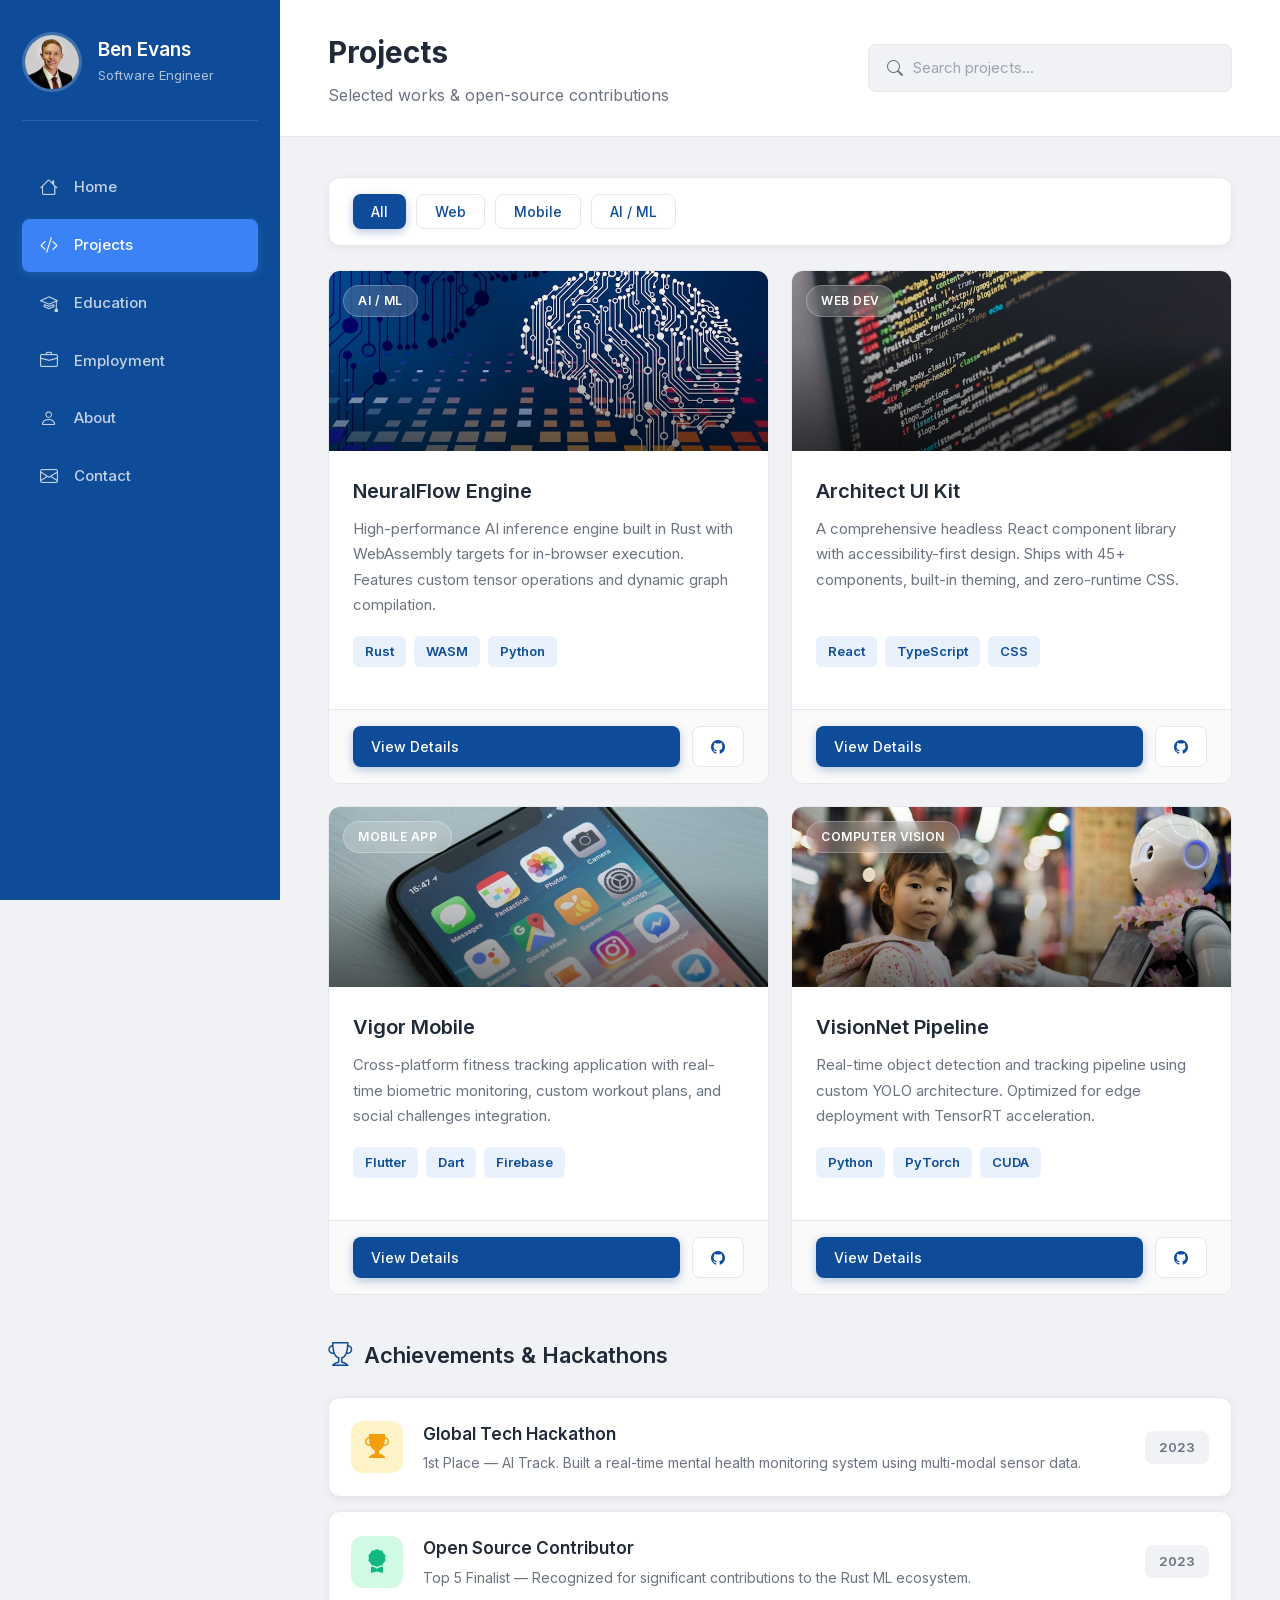
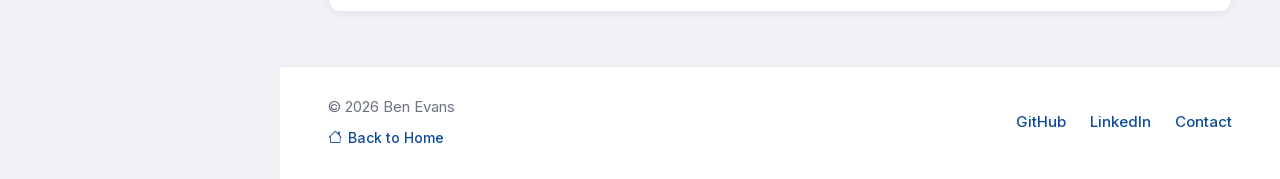
<file: projects.html>
<!DOCTYPE html>
<!--
  projects.html — Projects & Hackathons page

  STRUCTURE:
    .page-header      ← title + search bar
    .filter-tabs      ← category filter buttons (All / Web / Mobile / AI/ML)
    .projects-grid    ← grid of project cards
    .achievement-item ← hackathon / award rows below the grid
    #projectModal     ← hidden detail popup (populated by projects.js)

  TO ADD A PROJECT:
    1. Copy a <article class="project-card"> block into #projectsGrid
    2. Set data-category="web" | "mobile" | "ai" (used by filter buttons)
    3. Put your banner image in images/ and update the <img src>
    4. Make the <h3> text unique — it's the key used by projects.js for the modal
    5. Add a matching entry in js/projects.js → projectData

  TO ADD AN ACHIEVEMENT ROW:
    Copy a <div class="achievement-item"> block after the grid.
    Change the icon class (achievement-icon / .medal / .school / .code) for colour.

  FILTER CATEGORIES (data-category values):
    web | mobile | ai — add new ones by also adding a filter-btn in .filter-tabs
-->
<html lang="en">
<head>
    <meta charset="UTF-8">
    <meta name="viewport" content="width=device-width, initial-scale=1.0">
    <title>Projects | Ben Evans</title>
    <link rel="stylesheet" href="css/style.css">
    <link rel="stylesheet" href="css/fonts.css">
    <link rel="stylesheet" href="fonts/bootstrap-icons/bootstrap-icons.min.css">
</head>
<body>

<!-- ===== MOBILE TOP BAR (hidden on desktop) ===== -->
<div class="mobile-topbar">
    <button class="hamburger-btn" id="sidebarToggle" aria-label="Open navigation">
        <i class="bi bi-list"></i>
    </button>
    <span class="mobile-topbar-title">Ben Evans</span>
    <div class="hamburger-spacer"></div>
</div>
<div class="container">
    <div class="sidebar-overlay" id="sidebarOverlay"></div>
    <aside class="sidebar" id="sidebar">
        <button class="sidebar-close" id="sidebarClose" aria-label="Close navigation"><i class="bi bi-x-lg"></i></button>
        <div class="profile-section">
            <img src="./images/profile_image.png" class="profile-image-small" alt="Profile">
            <div class="profile-text">
                <h1 class="profile-name">Ben Evans</h1>
                <p class="profile-sub">Software Engineer</p>
            </div>
        </div>
        <nav>
            <ul class="nav-links">
                <li><a href="index.html"><i class="bi bi-house"></i>Home</a></li>
                <li><a href="projects.html" class="active"><i class="bi bi-code-slash"></i>Projects</a></li>
                <li><a href="education.html"><i class="bi bi-mortarboard"></i>Education</a></li>
                <li><a href="employment.html"><i class="bi bi-briefcase"></i>Employment</a></li>
                <li><a href="about.html"><i class="bi bi-person"></i>About</a></li>
                <li><a href="contact.html"><i class="bi bi-envelope"></i>Contact</a></li>
            </ul>
        </nav>
    </aside>
    <main class="main-content">
        <header class="page-header">
            <div>
                <h1>Projects</h1>
                <p>Selected works &amp; open-source contributions</p>
            </div>
            <div class="header-actions">
                <div class="search-bar">
                    <i class="bi bi-search"></i>
                    <input type="text" id="searchInput" placeholder="Search projects...">
                </div>
            </div>
        </header>

        <div class="content-area">
            <!-- Filter tabs -->
            <div class="filter-tabs">
                <button class="btn btn-sm btn-primary filter-btn active" data-filter="all">All</button>
                <button class="btn btn-sm btn-secondary filter-btn" data-filter="web">Web</button>
                <button class="btn btn-sm btn-secondary filter-btn" data-filter="mobile">Mobile</button>
                <button class="btn btn-sm btn-secondary filter-btn" data-filter="ai">AI / ML</button>
            </div>

            <!-- Project cards -->
            <div class="projects-grid" id="projectsGrid">

                <article class="project-card" data-category="ai">
                    <div class="project-banner">
                        <img src="./images/proj-ai.jpg" alt="NeuralFlow Engine" loading="lazy">
                        <div class="project-banner-overlay"></div>
                        <span class="project-category">AI / ML</span>
                    </div>
                    <div class="project-info">
                        <h3>NeuralFlow Engine</h3>
                        <p>High-performance AI inference engine built in Rust with WebAssembly targets for in-browser execution. Features custom tensor operations and dynamic graph compilation.</p>
                        <div class="project-tags">
                            <span class="tag">Rust</span>
                            <span class="tag">WASM</span>
                            <span class="tag">Python</span>
                        </div>
                    </div>
                    <div class="project-footer">
                        <button class="btn btn-primary btn-sm view-btn" style="flex:1;">View Details</button>
                        <a href="#" class="btn btn-secondary btn-sm"><i class="bi bi-github"></i></a>
                    </div>
                </article>

                <article class="project-card" data-category="web">
                    <div class="project-banner">
                        <img src="./images/proj-web.jpg" alt="Architect UI Kit" loading="lazy">
                        <div class="project-banner-overlay"></div>
                        <span class="project-category">Web Dev</span>
                    </div>
                    <div class="project-info">
                        <h3>Architect UI Kit</h3>
                        <p>A comprehensive headless React component library with accessibility-first design. Ships with 45+ components, built-in theming, and zero-runtime CSS.</p>
                        <div class="project-tags">
                            <span class="tag">React</span>
                            <span class="tag">TypeScript</span>
                            <span class="tag">CSS</span>
                        </div>
                    </div>
                    <div class="project-footer">
                        <button class="btn btn-primary btn-sm view-btn" style="flex:1;">View Details</button>
                        <a href="#" class="btn btn-secondary btn-sm"><i class="bi bi-github"></i></a>
                    </div>
                </article>

                <article class="project-card" data-category="mobile">
                    <div class="project-banner">
                        <img src="./images/proj-mobile.jpg" alt="Vigor Mobile" loading="lazy">
                        <div class="project-banner-overlay"></div>
                        <span class="project-category">Mobile App</span>
                    </div>
                    <div class="project-info">
                        <h3>Vigor Mobile</h3>
                        <p>Cross-platform fitness tracking application with real-time biometric monitoring, custom workout plans, and social challenges integration.</p>
                        <div class="project-tags">
                            <span class="tag">Flutter</span>
                            <span class="tag">Dart</span>
                            <span class="tag">Firebase</span>
                        </div>
                    </div>
                    <div class="project-footer">
                        <button class="btn btn-primary btn-sm view-btn" style="flex:1;">View Details</button>
                        <a href="#" class="btn btn-secondary btn-sm"><i class="bi bi-github"></i></a>
                    </div>
                </article>

                <article class="project-card" data-category="ai">
                    <div class="project-banner">
                        <img src="./images/proj-vision.jpg" alt="VisionNet Pipeline" loading="lazy">
                        <div class="project-banner-overlay"></div>
                        <span class="project-category">Computer Vision</span>
                    </div>
                    <div class="project-info">
                        <h3>VisionNet Pipeline</h3>
                        <p>Real-time object detection and tracking pipeline using custom YOLO architecture. Optimized for edge deployment with TensorRT acceleration.</p>
                        <div class="project-tags">
                            <span class="tag">Python</span>
                            <span class="tag">PyTorch</span>
                            <span class="tag">CUDA</span>
                        </div>
                    </div>
                    <div class="project-footer">
                        <button class="btn btn-primary btn-sm view-btn" style="flex:1;">View Details</button>
                        <a href="#" class="btn btn-secondary btn-sm"><i class="bi bi-github"></i></a>
                    </div>
                </article>

            </div>

            <!-- Achievements -->
            <h3 class="section-title" style="margin-top: 40px;">
                <i class="bi bi-trophy"></i>
                Achievements &amp; Hackathons
            </h3>
            <div class="achievement-item">
                <div class="achievement-icon"><i class="bi bi-trophy-fill"></i></div>
                <div class="achievement-content">
                    <h4>Global Tech Hackathon</h4>
                    <p>1st Place — AI Track. Built a real-time mental health monitoring system using multi-modal sensor data.</p>
                </div>
                <span class="achievement-date">2023</span>
            </div>
            <div class="achievement-item">
                <div class="achievement-icon medal"><i class="bi bi-award-fill"></i></div>
                <div class="achievement-content">
                    <h4>Open Source Contributor</h4>
                    <p>Top 5 Finalist — Recognized for significant contributions to the Rust ML ecosystem.</p>
                </div>
                <span class="achievement-date">2023</span>
            </div>
        </div>

        <!-- Project detail modal -->
        <div class="modal-overlay" id="projectModal">
            <div class="modal">
                <div class="modal-header">
                    <h2 id="modalTitle"></h2>
                    <button class="modal-close" id="modalClose"><i class="bi bi-x-lg"></i></button>
                </div>
                <div class="modal-body">
                    <p class="desc" id="modalDesc"></p>
                    <div class="detail-section">
                        <h4>Key Features</h4>
                        <ul id="modalDetails"></ul>
                    </div>
                    <div class="detail-section">
                        <h4>Technologies</h4>
                        <div id="modalTags" style="display:flex;gap:8px;flex-wrap:wrap;"></div>
                    </div>
                    <div class="modal-actions">
                        <a href="#" id="modalGithub" class="btn btn-primary"><i class="bi bi-github"></i> View on GitHub</a>
                        <button class="btn btn-secondary" id="modalCloseBottom">Close</button>
                    </div>
                </div>
            </div>
        </div>

        <footer class="site-footer">
            <div class="footer-left">
                <p>&copy; 2026 Ben Evans</p>
                <a href="index.html" class="footer-home-btn"><i class="bi bi-house"></i> Back to Home</a>
            </div>
            <div class="footer-right">
                <a href="#">GitHub</a>
                <a href="#">LinkedIn</a>
                <a href="contact.html">Contact</a>
            </div>
        </footer>
    </main>
</div>
<script src="js/script.js"></script>
<script src="js/projects.js"></script>
</body>
</html>
</file>
<file: css/style.css>
/* ============================================================
   Ben Evans Portfolio — style.css
   
   TABLE OF CONTENTS
   -----------------
   1.  Design Tokens      — colours, sizes, shadows, transitions
   2.  Base               — reset, body, text selection
   3.  Page Transition    — fade-in animation on load
   4.  Layout             — sidebar + main content split
   5.  Sidebar            — profile section, nav links
   6.  Page Header        — white top bar used on inner pages
   7.  Search Bar         — used on projects page
   8.  Scrollbar          — custom thin scrollbar
   9.  Content Area       — main page wrapper & cards
   10. Buttons            — .btn, .btn-primary, .btn-secondary, sizes
   11. Home — Hero        — large name/image section on index.html
   12. Home — Quick Links — the 3 nav cards below the hero
   13. Projects — Grid    — card grid layout
   14. Projects — Filter  — tab filter bar
   15. Modal              — project detail popup
   16. Achievements       — gold/green/blue icon rows
   17. Education — GPA    — green pill badge in page header
   18. Education — Hero   — UQ campus photo banner
   19. Education — Stats  — 4-column stat row
   20. Education — Courses— course cards with HD/D grade badges
   21. Employment         — timeline with dots, job entries
   22. About              — hero text, image grid, hobby highlight, interests
   23. Contact            — hero, method cards, map, form, social links
   24. Footer             — site-wide footer bar
   
   To change a colour site-wide, edit the variables in section 1.
   To add a new page section, follow the pattern in the relevant section.
============================================================ */

/* =========================
   1. DESIGN TOKENS
========================= */
:root {
    --color-primary: #0e4c99;
    --color-primary-hover: #0d4589;
    --color-primary-light: #e8f1fc;

    --color-background: #f0f2f5;
    --color-surface: #ffffff;

    --color-text: #1f2937;
    --color-text-muted: #6b7280;
    --color-text-light: #9ca3af;

    --color-border: #e5e7eb;
    --color-accent: #3b82f6;
    
    --sidebar-width: 280px;
    --content-max: 1600px;
    --radius: 12px;
    --radius-sm: 8px;
    --shadow: 0 2px 8px rgba(0,0,0,0.06);
    --shadow-lg: 0 8px 30px rgba(0,0,0,0.10);
    --transition: 0.25s cubic-bezier(0.4, 0, 0.2, 1);
}

/* =========================
   BASE
========================= */
* {
    margin: 0;
    padding: 0;
    box-sizing: border-box;
}

body {
    font-family: 'Inter', -apple-system, BlinkMacSystemFont, sans-serif;
    font-size: 17px;
    line-height: 1.65;
    color: var(--color-text);
    background: var(--color-background);
    overflow-x: hidden;
    -webkit-font-smoothing: antialiased;
    -moz-osx-font-smoothing: grayscale;
}

::selection {
    background: var(--color-primary);
    color: white;
}

/* =========================
   PAGE FADE TRANSITION
========================= */
@keyframes pageEnter {
    from { opacity: 0; transform: translateY(8px); }
    to   { opacity: 1; transform: translateY(0); }
}

.main-content > *:not(.modal-overlay) {
    animation: pageEnter 0.35s ease both;
}

.main-content > *:not(.modal-overlay):nth-child(2) { animation-delay: 0.05s; }
.main-content > *:not(.modal-overlay):nth-child(3) { animation-delay: 0.1s; }
.main-content > *:not(.modal-overlay):nth-child(4) { animation-delay: 0.15s; }
.main-content > *:not(.modal-overlay):nth-child(5) { animation-delay: 0.2s; }

/* =========================
   LAYOUT
========================= */
.container {
    display: flex;
    min-height: 100vh;
}

.sidebar {
    width: var(--sidebar-width);
    height: 100vh;
    background: var(--color-primary);
    position: fixed;
    left: 0;
    top: 0;
    padding: 32px 22px;
    display: flex;
    flex-direction: column;
    overflow-y: auto;
    z-index: 100;
}

.main-content {
    margin-left: var(--sidebar-width);
    flex: 1;
    min-height: 100vh;
    display: flex;
    flex-direction: column;
    background: var(--color-background);
}

/* =========================
   SIDEBAR
========================= */
.profile-section {
    display: flex;
    align-items: center;
    gap: 16px;
    margin-bottom: 40px;
    padding-bottom: 28px;
    border-bottom: 1px solid rgba(255, 255, 255, 0.12);
}

.profile-image-small {
    width: 60px;
    height: 60px;
    border-radius: 50%;
    object-fit: cover;
    border: 3px solid rgba(255, 255, 255, 0.2);
    transition: border-color var(--transition);
}

.profile-image-small:hover {
    border-color: rgba(255, 255, 255, 0.5);
}

.profile-text { flex: 1; }

.profile-name {
    font-size: 19px;
    font-weight: 600;
    color: white;
    margin-bottom: 2px;
    line-height: 1.3;
}

.profile-sub {
    font-size: 13px;
    color: rgba(255, 255, 255, 0.65);
}

.nav-links { list-style: none; }

.nav-links li { margin-bottom: 4px; }

.nav-links a {
    display: flex;
    align-items: center;
    gap: 14px;
    padding: 12px 16px;
    color: rgba(255, 255, 255, 0.75);
    text-decoration: none;
    border-radius: var(--radius-sm);
    font-size: 15px;
    font-weight: 500;
    transition: all var(--transition);
    position: relative;
}

.nav-links a i { 
    font-size: 18px; 
    width: 22px; 
    text-align: center;
    transition: transform var(--transition);
}

.nav-links a:hover {
    background: rgba(255, 255, 255, 0.1);
    color: white;
}

.nav-links a:hover i {
    transform: scale(1.15);
}

.nav-links a.active {
    background: var(--color-accent);
    color: white;
    box-shadow: 0 2px 8px rgba(69, 141, 230, 0.3);
}

/* =========================
   PAGE HEADER
========================= */
.page-header {
    background: white;
    padding: 28px 48px;
    border-bottom: 1px solid var(--color-border);
    display: flex;
    justify-content: space-between;
    align-items: center;
}

.page-header h1 {
    font-size: 30px;
    font-weight: 700;
    color: var(--color-text);
    margin-bottom: 4px;
}

.page-header p {
    font-size: 16px;
    color: var(--color-text-muted);
}

.header-actions {
    display: flex;
    gap: 14px;
    align-items: center;
}

/* =========================
   SEARCH BAR
========================= */
.search-bar {
    display: flex;
    align-items: center;
    gap: 10px;
    padding: 10px 18px;
    border: 1.5px solid var(--color-border);
    border-radius: var(--radius-sm);
    background: var(--color-background);
    transition: all var(--transition);
}

.search-bar:focus-within {
    border-color: var(--color-primary);
    background: white;
    box-shadow: 0 0 0 3px rgba(14, 76, 153, 0.1);
}

.search-bar i { color: var(--color-text-muted); font-size: 16px; }

.search-bar input {
    border: none;
    outline: none;
    background: transparent;
    font-size: 15px;
    width: 300px;
    color: var(--color-text);
    font-family: 'Inter', sans-serif;
}

.search-bar input::placeholder { color: var(--color-text-light); }

/* =========================
   SCROLLBAR STYLING
========================= */
::-webkit-scrollbar {
    width: 8px;
}

::-webkit-scrollbar-track {
    background: transparent;
}

::-webkit-scrollbar-thumb {
    background: var(--color-border);
    border-radius: 4px;
}

::-webkit-scrollbar-thumb:hover {
    background: var(--color-text-light);
}

/* =========================
   CONTENT AREA
========================= */
.content-area {
    flex: 1;
    padding: 40px 48px;
    max-width: var(--content-max);
    margin: 0 auto;
    width: 100%;
}

.content-section {
    background: white;
    border-radius: var(--radius);
    padding: 36px;
    margin-bottom: 28px;
    box-shadow: var(--shadow);
    border: 1px solid var(--color-border);
    transition: box-shadow var(--transition);
}

.content-section:hover {
    box-shadow: var(--shadow-lg);
}

.section-title {
    font-size: 22px;
    font-weight: 600;
    color: var(--color-text);
    margin-bottom: 22px;
    display: flex;
    align-items: center;
    gap: 12px;
}

.section-title i {
    color: var(--color-primary);
    font-size: 24px;
}

/* =========================
   BUTTONS
========================= */
.btn {
    display: inline-flex;
    align-items: center;
    gap: 10px;
    padding: 12px 24px;
    border-radius: var(--radius-sm);
    font-size: 15px;
    font-weight: 500;
    text-decoration: none;
    cursor: pointer;
    transition: all var(--transition);
    border: none;
    font-family: 'Inter', sans-serif;
    position: relative;
    overflow: hidden;
}

.btn::after {
    content: '';
    position: absolute;
    inset: 0;
    background: rgba(255,255,255,0.1);
    opacity: 0;
    transition: opacity var(--transition);
}

.btn:hover::after {
    opacity: 1;
}

.btn-primary {
    background: var(--color-primary);
    color: white;
    box-shadow: 0 3px 10px rgba(14, 76, 153, 0.3);
}

.btn-primary:hover {
    background: var(--color-primary-hover);
    transform: translateY(-2px);
    box-shadow: 0 6px 20px rgba(14, 76, 153, 0.4);
}

.btn-primary:active {
    transform: translateY(0);
}

.btn-secondary {
    background: white;
    color: var(--color-primary);
    border: 1.5px solid var(--color-border);
}

.btn-secondary:hover {
    border-color: var(--color-primary);
    background: var(--color-primary-light);
    transform: translateY(-1px);
}

.btn-sm { padding: 8px 18px; font-size: 14px; }

.btn-lg { padding: 16px 32px; font-size: 17px; }

/* =========================
   HOME — HERO
========================= */
.hero-section {
    display: flex;
    align-items: center;
    justify-content: center;
    gap: 80px;
    padding: 100px 64px;
    background: white;
    border-bottom: 1px solid var(--color-border);
    max-width: var(--content-max);
    margin: 0 auto;
    width: 100%;
    min-height: 70vh;
}

.hero-content { 
    flex: 0 0 45%;
    max-width: 700px; 
}

.hero-content h1 {
    font-size: 64px;
    font-weight: 700;
    color: var(--color-text);
    margin-bottom: 12px;
    line-height: 1.05;
    letter-spacing: -0.02em;
}

.hero-content h2 {
    font-size: 26px;
    font-weight: 500;
    color: var(--color-primary);
    margin-bottom: 24px;
}

.hero-content p {
    font-size: 20px;
    color: var(--color-text-muted);
    line-height: 1.8;
    margin-bottom: 36px;
}

.hero-image { 
    flex: 0 0 45%;
    display: flex;
    justify-content: center;
}

.hero-image img {
    width: 420px;
    height: 420px;
    object-fit: cover;
    border-radius: 20px;
    box-shadow: 0 15px 50px rgba(0,0,0,0.12);
    border: 4px solid white;
    transition: transform 0.4s ease, box-shadow 0.4s ease;
}

.hero-image img:hover {
    transform: scale(1.02);
    box-shadow: 0 20px 60px rgba(0,0,0,0.15);
}

/* =========================
   HOME — QUICK LINKS
========================= */
.quick-links {
    padding: 32px 48px 48px;
    max-width: var(--content-max);
    margin: 0 auto;
    width: 100%;
}

.link-card {
    display: flex;
    align-items: center;
    gap: 24px;
    background: white;
    padding: 28px 32px;
    border-radius: var(--radius);
    text-decoration: none;
    color: inherit;
    margin-bottom: 16px;
    border: 1px solid var(--color-border);
    transition: all var(--transition);
    box-shadow: var(--shadow);
}

.link-card:hover {
    transform: translateY(-4px);
    box-shadow: var(--shadow-lg);
    border-color: var(--color-primary);
}

.link-card:active {
    transform: translateY(-2px);
}

.link-icon {
    width: 60px;
    height: 60px;
    background: var(--color-primary-light);
    border-radius: 14px;
    display: flex;
    align-items: center;
    justify-content: center;
    font-size: 28px;
    color: var(--color-primary);
    flex-shrink: 0;
    transition: transform var(--transition), background var(--transition);
}

.link-card:hover .link-icon {
    transform: scale(1.1);
    background: var(--color-primary);
    color: white;
}

.link-content { flex: 1; }

.link-content h3 {
    font-size: 20px;
    font-weight: 600;
    color: var(--color-text);
    margin-bottom: 6px;
}

.link-content p {
    font-size: 16px;
    color: var(--color-text-muted);
    line-height: 1.6;
}

.link-arrow {
    color: var(--color-primary);
    font-size: 16px;
    font-weight: 600;
    white-space: nowrap;
    transition: transform var(--transition);
}

.link-card:hover .link-arrow {
    transform: translateX(6px);
}

/* =========================
   PROJECTS — GRID
========================= */
.projects-grid {
    display: grid;
    grid-template-columns: repeat(auto-fill, minmax(360px, 1fr));
    gap: 22px;
}

.project-card {
    background: white;
    border-radius: var(--radius);
    overflow: hidden;
    border: 1px solid var(--color-border);
    transition: all var(--transition);
    display: flex;
    flex-direction: column;
}

.project-card:hover {
    transform: translateY(-6px);
    box-shadow: 0 15px 40px rgba(0,0,0,0.12);
}

.project-banner {
    height: 180px;
    position: relative;
    overflow: hidden;
    background: #1e3a8a;
}

/* Real photo inside banner */
.project-banner img {
    width: 100%;
    height: 100%;
    object-fit: cover;
    display: block;
    transition: transform 0.4s ease;
}

.project-card:hover .project-banner img {
    transform: scale(1.06);
}

/* Dark gradient overlay so text stays readable */
.project-banner-overlay {
    position: absolute;
    inset: 0;
    background: linear-gradient(
        to top,
        rgba(0,0,0,0.55) 0%,
        rgba(0,0,0,0.1) 60%,
        transparent 100%
    );
}

.project-category {
    position: absolute;
    top: 14px;
    left: 14px;
    background: rgba(255, 255, 255, 0.18);
    backdrop-filter: blur(10px);
    color: white;
    padding: 5px 14px;
    border-radius: 999px;
    font-size: 12px;
    font-weight: 600;
    text-transform: uppercase;
    letter-spacing: 0.5px;
    border: 1px solid rgba(255,255,255,0.25);
    z-index: 1;
}

.project-info {
    padding: 24px;
    flex: 1;
    display: flex;
    flex-direction: column;
}

.project-info h3 {
    font-size: 20px;
    font-weight: 600;
    color: var(--color-text);
    margin-bottom: 8px;
}

.project-info p {
    font-size: 15px;
    color: var(--color-text-muted);
    margin-bottom: 18px;
    flex: 1;
    line-height: 1.7;
}

.project-tags {
    display: flex;
    flex-wrap: wrap;
    gap: 8px;
    margin-bottom: 18px;
}

.tag {
    background: var(--color-primary-light);
    color: var(--color-primary);
    padding: 5px 12px;
    border-radius: 6px;
    font-size: 13px;
    font-weight: 600;
    transition: all var(--transition);
}

.tag:hover {
    background: var(--color-primary);
    color: white;
}

.project-footer {
    display: flex;
    gap: 12px;
    padding: 16px 24px;
    border-top: 1px solid var(--color-border);
    background: #fafafa;
    border-radius: 0 0 var(--radius) var(--radius);
}

/* =========================
   PROJECTS — FILTER
========================= */
.filter-tabs {
    background: white;
    border-radius: var(--radius);
    padding: 16px 24px;
    display: flex;
    gap: 10px;
    margin-bottom: 24px;
    border: 1px solid var(--color-border);
    box-shadow: var(--shadow);
}

/* =========================
   MODAL
========================= */
.modal-overlay {
    position: fixed;
    inset: 0;
    background: rgba(0,0,0,0.5);
    backdrop-filter: blur(6px);
    display: flex;
    align-items: center;
    justify-content: center;
    z-index: 1000;
    opacity: 0;
    pointer-events: none;
    transition: opacity 0.3s ease;
    padding: 24px;
}

.modal-overlay.active {
    opacity: 1;
    pointer-events: all;
}

.modal {
    background: white;
    border-radius: 16px;
    width: 100%;
    max-width: 600px;
    max-height: 85vh;
    overflow-y: auto;
    box-shadow: 0 30px 80px rgba(0,0,0,0.3);
    transform: translateY(30px) scale(0.97);
    transition: transform 0.3s ease;
}

.modal-overlay.active .modal {
    transform: translateY(0) scale(1);
}

.modal-header {
    padding: 28px 32px 16px;
    display: flex;
    justify-content: space-between;
    align-items: flex-start;
}

.modal-header h2 {
    font-size: 24px;
    font-weight: 700;
    color: var(--color-text);
    margin: 0;
    padding-right: 20px;
}

.modal-close {
    width: 36px;
    height: 36px;
    border: none;
    background: var(--color-background);
    border-radius: 50%;
    display: flex;
    align-items: center;
    justify-content: center;
    cursor: pointer;
    font-size: 18px;
    color: var(--color-text-muted);
    transition: all var(--transition);
    flex-shrink: 0;
}

.modal-close:hover {
    background: #fee2e2;
    color: #dc2626;
    transform: rotate(90deg);
}

.modal-body {
    padding: 0 32px 28px;
}

.modal-body .desc {
    font-size: 15px;
    line-height: 1.8;
    color: var(--color-text-muted);
    margin-bottom: 20px;
}

.modal-body .detail-section {
    margin-bottom: 20px;
}

.modal-body .detail-section h4 {
    font-size: 14px;
    font-weight: 600;
    color: var(--color-text);
    margin-bottom: 8px;
    text-transform: uppercase;
    letter-spacing: 0.5px;
}

.modal-body .detail-section p,
.modal-body .detail-section li {
    font-size: 14px;
    color: var(--color-text-muted);
    line-height: 1.7;
}

.modal-body .detail-section ul {
    list-style: none;
    padding: 0;
}

.modal-body .detail-section li {
    padding-left: 18px;
    margin-bottom: 4px;
    position: relative;
}

.modal-body .detail-section li::before {
    content: '•';
    position: absolute;
    left: 0;
    color: var(--color-primary);
}

.modal-actions {
    display: flex;
    gap: 12px;
    margin-top: 24px;
    padding-top: 20px;
    border-top: 1px solid var(--color-border);
}

.modal-actions .btn { flex: 1; justify-content: center; }

/* =========================
   ACHIEVEMENTS
========================= */
.achievement-item {
    display: flex;
    align-items: center;
    gap: 20px;
    padding: 22px;
    background: white;
    border-radius: var(--radius);
    border: 1px solid var(--color-border);
    margin-bottom: 14px;
    transition: all var(--transition);
    box-shadow: var(--shadow);
}

.achievement-item:hover {
    box-shadow: var(--shadow-lg);
    border-color: var(--color-primary);
    transform: translateY(-3px);
}

.achievement-icon {
    width: 52px;
    height: 52px;
    background: #fef3c7;
    border-radius: 12px;
    display: flex;
    align-items: center;
    justify-content: center;
    font-size: 24px;
    color: #f59e0b;
    flex-shrink: 0;
    transition: transform var(--transition);
}

.achievement-item:hover .achievement-icon {
    transform: scale(1.1) rotate(-5deg);
}

.achievement-icon.medal { background: #d1fae5; color: #10b981; }
.achievement-icon.school { background: #dbeafe; color: #2563eb; }
.achievement-icon.code { background: #ede9fe; color: #7c3aed; }

.achievement-content { flex: 1; }

.achievement-content h4 {
    font-size: 17px;
    font-weight: 600;
    color: var(--color-text);
    margin-bottom: 4px;
}

.achievement-content p {
    font-size: 14px;
    color: var(--color-text-muted);
    line-height: 1.6;
}

.achievement-date {
    font-size: 13px;
    font-weight: 600;
    color: var(--color-text-muted);
    background: var(--color-background);
    padding: 6px 14px;
    border-radius: var(--radius-sm);
    white-space: nowrap;
}

/* =========================
   EDUCATION — GPA PILL
========================= */
.gpa-pill {
    display: inline-flex;
    align-items: center;
    gap: 8px;
    background: #d1fae5;
    color: #065f46;
    padding: 8px 18px;
    border-radius: 999px;
    font-size: 15px;
    border: 1px solid #a7f3d0;
}

.gpa-pill i { color: #10b981; font-size: 14px; }

.gpa-pill strong { font-weight: 700; }

/* =========================
   EDUCATION — HERO (photo)
========================= */
.uni-hero-photo {
    position: relative;
    border-radius: 16px;
    overflow: hidden;
    margin-bottom: 28px;
    height: 260px;
    box-shadow: 0 10px 40px rgba(0,0,0,0.2);
}

.uni-hero-photo > img {
    width: 100%;
    height: 100%;
    object-fit: cover;
    object-position: center 40%;
    display: block;
}

.uni-hero-overlay {
    position: absolute;
    inset: 0;
    background: linear-gradient(to right, rgba(10,30,80,0.85) 0%, rgba(10,30,80,0.5) 70%, transparent 100%);
    display: flex;
    align-items: center;
    gap: 28px;
    padding: 36px 48px;
    color: white;
}

.uni-hero-badge {
    width: 80px;
    height: 80px;
    background: rgba(255,255,255,0.15);
    border-radius: 16px;
    display: flex;
    align-items: center;
    justify-content: center;
    font-size: 22px;
    font-weight: 800;
    flex-shrink: 0;
    backdrop-filter: blur(10px);
    border: 2px solid rgba(255,255,255,0.25);
    letter-spacing: 0.5px;
}

.uni-hero-content h2 {
    font-size: 28px;
    font-weight: 700;
    margin-bottom: 4px;
}

.uni-hero-content p {
    font-size: 15px;
    opacity: 0.9;
    margin: 3px 0;
}

.uni-hero-stats {
    display: flex;
    gap: 10px;
    margin-top: 16px;
    flex-wrap: wrap;
}

.uni-hero-stats span {
    display: flex;
    align-items: center;
    gap: 6px;
    font-size: 13px;
    background: rgba(255,255,255,0.15);
    padding: 6px 14px;
    border-radius: 999px;
    backdrop-filter: blur(6px);
    border: 1px solid rgba(255,255,255,0.2);
}

.uni-hero-stats i { font-size: 13px; }

/* =========================
   EDUCATION — STATS ROW
========================= */
.stats-row {
    display: grid;
    grid-template-columns: repeat(4, 1fr);
    gap: 16px;
    margin-bottom: 32px;
}

.stat-card {
    background: white;
    border-radius: var(--radius);
    padding: 24px 20px;
    text-align: center;
    border: 1px solid var(--color-border);
    box-shadow: var(--shadow);
    transition: all var(--transition);
}

.stat-card:hover {
    transform: translateY(-3px);
    box-shadow: var(--shadow-lg);
}

.stat-number {
    font-size: 42px;
    font-weight: 700;
    color: var(--color-primary);
    line-height: 1;
    margin-bottom: 6px;
}

.stat-label {
    font-size: 14px;
    color: var(--color-text-muted);
    font-weight: 500;
}

/* =========================
   EDUCATION — COURSES
========================= */
.courses-grid {
    display: grid;
    grid-template-columns: repeat(auto-fill, minmax(320px, 1fr));
    gap: 18px;
    margin-bottom: 8px;
}

.course-card {
    background: white;
    padding: 24px;
    border-radius: var(--radius);
    border: 1px solid var(--color-border);
    border-left: 4px solid var(--color-primary);
    transition: all var(--transition);
    box-shadow: var(--shadow);
    display: flex;
    flex-direction: column;
}

.course-card:hover {
    border-left-color: var(--color-primary);
    box-shadow: var(--shadow-lg);
    transform: translateY(-3px);
}

.course-code {
    font-size: 12px;
    font-weight: 700;
    color: var(--color-primary);
    text-transform: uppercase;
    letter-spacing: 0.8px;
    display: inline-block;
    background: var(--color-primary-light);
    padding: 3px 10px;
    border-radius: 4px;
    margin-bottom: 10px;
    width: fit-content;
}

.course-card h4 {
    font-size: 17px;
    font-weight: 600;
    color: var(--color-text);
    margin-bottom: 8px;
    line-height: 1.4;
}

.course-card p {
    font-size: 14px;
    color: var(--color-text-muted);
    margin-bottom: 16px;
    line-height: 1.6;
    flex: 1;
}

/* Grade badge — base */
.course-grade {
    display: inline-flex;
    align-items: center;
    gap: 6px;
    padding: 5px 14px;
    border-radius: 999px;
    font-size: 13px;
    font-weight: 600;
    width: fit-content;
}

/* High Distinction — gold */
.course-grade.hd {
    background: #fef3c7;
    color: #92400e;
    border: 1px solid #fcd34d;
}

/* Distinction — blue */
.course-grade.d {
    background: #dbeafe;
    color: #1e40af;
    border: 1px solid #93c5fd;
}

/* =========================
   EMPLOYMENT — TIMELINE
========================= */
.timeline {
    position: relative;
    padding-left: 30px;
}

.timeline::before {
    content: '';
    position: absolute;
    left: 0;
    top: 8px;
    bottom: 8px;
    width: 2px;
    background: var(--color-border);
}

.timeline-item {
    position: relative;
    margin-bottom: 36px;
    padding-left: 32px;
    transition: transform var(--transition);
}

.timeline-item:hover {
    transform: translateX(6px);
}

.timeline-item:last-child { margin-bottom: 0; }

.timeline-item::before {
    content: '';
    position: absolute;
    left: -8px;
    top: 8px;
    width: 16px;
    height: 16px;
    background: var(--color-primary);
    border-radius: 50%;
    border: 4px solid white;
    box-shadow: 0 0 0 3px var(--color-border);
    transition: transform var(--transition);
}

.timeline-item:hover::before {
    transform: scale(1.3);
}

.job-header {
    display: flex;
    justify-content: space-between;
    align-items: flex-start;
    margin-bottom: 16px;
    gap: 16px;
    flex-wrap: wrap;
}

/* Logo + title always side-by-side */
.job-info {
    display: flex;
    align-items: flex-start;
    gap: 16px;
    flex: 1;
    min-width: 0;
}

/* Company logo square */
.company-logo {
    width: 60px;
    height: 60px;
    border-radius: 12px;
    overflow: hidden;
    flex-shrink: 0;
    background: var(--color-background);
}

.company-logo img {
    width: 100%;
    height: 100%;
    object-fit: cover;
    display: block;
}

.job-title { flex: 1; min-width: 0; }

.job-title h3 {
    font-size: 22px;
    font-weight: 600;
    color: var(--color-text);
    margin-bottom: 4px;
    line-height: 1.3;
}

.job-company {
    font-size: 16px;
    color: var(--color-primary);
    font-weight: 500;
    margin-bottom: 4px;
}

.job-location {
    font-size: 14px;
    color: var(--color-text-muted);
}

.job-period {
    background: var(--color-primary-light);
    color: var(--color-primary);
    padding: 8px 16px;
    border-radius: var(--radius-sm);
    font-size: 14px;
    font-weight: 600;
    white-space: nowrap;
    flex-shrink: 0;
}

.job-description { margin-bottom: 18px; }

.job-description ul { list-style: none; padding: 0; }

.job-description li {
    padding-left: 20px;
    margin-bottom: 8px;
    font-size: 15px;
    color: var(--color-text-muted);
    position: relative;
    line-height: 1.6;
}

.job-description li::before {
    content: '•';
    position: absolute;
    left: 0;
    color: var(--color-primary);
    font-weight: bold;
}

.job-skills {
    display: flex;
    flex-wrap: wrap;
    gap: 8px;
}

.skill-tag {
    background: var(--color-background);
    color: var(--color-text);
    padding: 6px 14px;
    border-radius: 6px;
    font-size: 13px;
    font-weight: 500;
    border: 1px solid var(--color-border);
    transition: all var(--transition);
}

.skill-tag:hover {
    background: var(--color-primary);
    color: white;
    border-color: var(--color-primary);
}

.cta-section {
    background: linear-gradient(135deg, var(--color-primary) 0%, #1e40af 100%);
    color: white;
    padding: 48px;
    border-radius: var(--radius);
    text-align: center;
    margin-top: 32px;
}

.cta-section h3 {
    font-size: 28px;
    font-weight: 700;
    margin-bottom: 10px;
}

.cta-section p {
    font-size: 16px;
    opacity: 0.9;
    margin-bottom: 24px;
    line-height: 1.7;
    max-width: 600px;
    margin-left: auto;
    margin-right: auto;
}

.cta-section .btn {
    background: white;
    color: var(--color-primary);
    font-weight: 600;
    font-size: 16px;
    padding: 14px 32px;
}

.cta-section .btn:hover {
    transform: translateY(-2px);
    box-shadow: 0 8px 30px rgba(255, 255, 255, 0.3);
}

/* =========================
   ABOUT
========================= */
.about-hero {
    text-align: center;
    padding: 48px 0;
    max-width: 900px;
    margin: 0 auto;
}

.about-hero h1 {
    font-size: 38px;
    font-weight: 700;
    color: var(--color-text);
    margin-bottom: 18px;
    line-height: 1.2;
}

.about-hero p {
    font-size: 18px;
    color: var(--color-text-muted);
    line-height: 1.8;
}

.image-grid {
    display: grid;
    grid-template-columns: repeat(3, 1fr);
    gap: 20px;
    margin-bottom: 32px;
}

.image-card {
    position: relative;
    border-radius: var(--radius);
    overflow: hidden;
    aspect-ratio: 4/3;
    border: 1px solid var(--color-border);
    box-shadow: var(--shadow);
    transition: transform var(--transition), box-shadow var(--transition);
}

.image-card:hover {
    transform: scale(1.02);
    box-shadow: var(--shadow-lg);
}

.image-card img {
    width: 100%;
    height: 100%;
    object-fit: cover;
    display: block;
    transition: transform 0.4s ease;
}

.image-card:hover img {
    transform: scale(1.05);
}

.image-caption {
    position: absolute;
    bottom: 0;
    left: 0;
    right: 0;
    background: linear-gradient(to top, rgba(0,0,0,0.7), transparent);
    color: white;
    padding: 24px 16px 12px;
    font-size: 14px;
    font-weight: 500;
}

.story-section h3 {
    font-size: 24px;
    font-weight: 600;
    color: var(--color-text);
    margin-bottom: 16px;
}

.story-section p {
    font-size: 16px;
    color: var(--color-text-muted);
    line-height: 1.9;
    margin-bottom: 16px;
}

.hobby-highlight {
    background: linear-gradient(135deg, #fef3c7, #fde68a);
    border: 1px solid #f59e0b;
    border-radius: var(--radius);
    padding: 28px;
    display: flex;
    align-items: flex-start;
    gap: 22px;
    transition: transform var(--transition), box-shadow var(--transition);
}

.hobby-highlight:hover {
    transform: translateY(-2px);
    box-shadow: 0 6px 20px rgba(245, 158, 11, 0.15);
}

.hobby-highlight-icon {
    width: 60px;
    height: 60px;
    background: #f59e0b;
    border-radius: 50%;
    display: flex;
    align-items: center;
    justify-content: center;
    font-size: 28px;
    color: white;
    flex-shrink: 0;
    transition: transform var(--transition);
}

.hobby-highlight:hover .hobby-highlight-icon {
    transform: scale(1.1) rotate(-5deg);
}

.hobby-highlight-img {
    width: 120px;
    height: 120px;
    border-radius: 12px;
    object-fit: cover;
    flex-shrink: 0;
    border: 3px solid rgba(245, 158, 11, 0.4);
    box-shadow: 0 4px 12px rgba(0,0,0,0.15);
}

.hobby-highlight-content h4 {
    font-size: 17px;
    font-weight: 600;
    color: #92400e;
    margin-bottom: 8px;
}

.hobby-highlight-content p {
    font-size: 15px;
    color: #78350f;
    line-height: 1.7;
}

.interests-grid {
    display: grid;
    grid-template-columns: repeat(auto-fill, minmax(220px, 1fr));
    gap: 16px;
}

.interest-card {
    background: var(--color-background);
    padding: 24px 20px;
    border-radius: var(--radius);
    text-align: center;
    border: 1px solid var(--color-border);
    transition: all var(--transition);
}

.interest-card:hover {
    border-color: var(--color-primary);
    transform: translateY(-4px);
    box-shadow: var(--shadow-lg);
}

.interest-card i {
    font-size: 34px;
    color: var(--color-primary);
    margin-bottom: 12px;
    display: block;
    transition: transform var(--transition);
}

.interest-card:hover i {
    transform: scale(1.2);
}

.interest-card h4 {
    font-size: 16px;
    font-weight: 600;
    color: var(--color-text);
    margin-bottom: 6px;
}

.interest-card p {
    font-size: 14px;
    color: var(--color-text-muted);
    line-height: 1.5;
}

/* =========================
   CONTACT
========================= */
.contact-hero {
    text-align: center;
    padding: 48px 0 32px;
    max-width: 800px;
    margin: 0 auto;
}

.contact-hero h1,
.contact-hero h2 {
    font-size: 38px;
    font-weight: 700;
    color: var(--color-text);
    margin-bottom: 14px;
}

.contact-hero p {
    font-size: 17px;
    color: var(--color-text-muted);
    line-height: 1.8;
}

.contact-map-section {
    max-width: 820px;
    margin: 0 auto 28px;
}

.contact-form-section {
    max-width: 720px;
    margin: 0 auto 28px;
}

.map-embed {
    border-radius: var(--radius-sm);
    overflow: hidden;
    border: 1px solid var(--color-border);
    margin-bottom: 14px;
}

.map-tags {
    display: flex;
    gap: 10px;
    flex-wrap: wrap;
}

.contact-methods {
    display: grid;
    grid-template-columns: repeat(auto-fit, minmax(260px, 1fr));
    gap: 22px;
    margin-bottom: 32px;
}

.contact-method {
    background: white;
    padding: 36px 28px;
    border-radius: var(--radius);
    text-align: center;
    border: 1px solid var(--color-border);
    transition: all var(--transition);
    box-shadow: var(--shadow);
}

.contact-method:hover {
    transform: translateY(-6px);
    box-shadow: 0 15px 40px rgba(0,0,0,0.1);
}

.contact-method i {
    width: 64px;
    height: 64px;
    background: var(--color-primary-light);
    border-radius: 50%;
    display: flex;
    align-items: center;
    justify-content: center;
    font-size: 26px;
    color: var(--color-primary);
    margin: 0 auto 18px;
    transition: all var(--transition);
}

.contact-method:hover i {
    background: var(--color-primary);
    color: white;
    transform: scale(1.1);
}

.contact-method h3 {
    font-size: 20px;
    font-weight: 600;
    color: var(--color-text);
    margin-bottom: 8px;
}

.contact-method p {
    font-size: 15px;
    color: var(--color-text-muted);
    margin-bottom: 18px;
}

.contact-form { max-width: 620px; margin: 0 auto; }

.form-group { margin-bottom: 22px; }

.form-group label {
    display: block;
    font-size: 15px;
    font-weight: 600;
    color: var(--color-text);
    margin-bottom: 8px;
}

.form-group input,
.form-group textarea {
    width: 100%;
    padding: 14px 18px;
    border: 1.5px solid var(--color-border);
    border-radius: var(--radius-sm);
    font-size: 15px;
    font-family: 'Inter', sans-serif;
    color: var(--color-text);
    transition: all var(--transition);
    background: var(--color-background);
}

.form-group input:focus,
.form-group textarea:focus {
    outline: none;
    border-color: var(--color-primary);
    background: white;
    box-shadow: 0 0 0 3px rgba(14, 76, 153, 0.08);
}

.form-group textarea {
    resize: vertical;
    min-height: 140px;
}

.form-submit { text-align: center; }

.form-submit .btn { padding: 14px 36px; font-size: 16px; }

.social-links {
    display: flex;
    justify-content: center;
    gap: 16px;
    margin-top: 36px;
}

.social-link {
    width: 50px;
    height: 50px;
    background: var(--color-background);
    border-radius: 50%;
    display: flex;
    align-items: center;
    justify-content: center;
    color: var(--color-text);
    font-size: 20px;
    text-decoration: none;
    border: 1px solid var(--color-border);
    transition: all var(--transition);
}

.social-link:hover {
    background: var(--color-primary);
    color: white;
    border-color: var(--color-primary);
    transform: translateY(-4px) scale(1.1);
}

/* =========================
   FOOTER
========================= */
.site-footer {
    margin-top: auto;
    padding: 28px 48px;
    background: white;
    border-top: 1px solid var(--color-border);
    display: flex;
    justify-content: space-between;
    align-items: center;
}

.footer-left p {
    font-size: 15px;
    color: var(--color-text-muted);
}

.footer-right { display: flex; gap: 24px; }

.footer-right a {
    font-size: 15px;
    color: var(--color-primary);
    text-decoration: none;
    font-weight: 500;
    transition: color var(--transition);
    position: relative;
}

.footer-right a::after {
    content: '';
    position: absolute;
    bottom: -2px;
    left: 0;
    width: 0;
    height: 2px;
    background: var(--color-primary);
    transition: width var(--transition);
}

.footer-right a:hover::after {
    width: 100%;
}

.footer-right a:hover { color: var(--color-primary-hover); }

.footer-home-btn {
    display: inline-flex;
    align-items: center;
    gap: 6px;
    margin-top: 6px;
    font-size: 14px;
    color: var(--color-primary);
    text-decoration: none;
    font-weight: 500;
    transition: color var(--transition), gap var(--transition);
}

.footer-home-btn:hover {
    color: var(--color-primary-hover);
    gap: 10px;
}

/* ============================================================
   MOBILE RESPONSIVENESS
   Breakpoint: ≤ 768px  — sidebar becomes a slide-in drawer
============================================================ */

/* --- Elements hidden on mobile by default (shown on desktop) --- */
.mobile-topbar  { display: none; }
.sidebar-close  { display: none; }
.sidebar-overlay { display: none; }

@media (max-width: 768px) {

    /* ---- Mobile top bar ---- */
    .mobile-topbar {
        display: flex;
        align-items: center;
        justify-content: space-between;
        padding: 0 20px;
        height: 56px;
        background: var(--color-primary);
        color: white;
        position: sticky;
        top: 0;
        z-index: 200;
        box-shadow: 0 2px 8px rgba(0,0,0,0.2);
    }

    .hamburger-btn {
        background: none;
        border: none;
        color: white;
        font-size: 26px;
        cursor: pointer;
        display: flex;
        align-items: center;
        padding: 4px;
        line-height: 1;
    }

    .mobile-topbar-title {
        font-size: 17px;
        font-weight: 600;
        color: white;
    }

    .hamburger-spacer { width: 36px; }  /* balances the hamburger btn so title stays centred */

    /* ---- Sidebar — off-screen by default ---- */
    .sidebar {
        transform: translateX(-100%);
        transition: transform 0.3s ease;
        z-index: 500;
        width: 280px;
        overflow-y: auto;
    }

    .sidebar.open {
        transform: translateX(0);
    }

    /* X close button inside sidebar */
    .sidebar-close {
        display: flex;
        align-items: center;
        justify-content: flex-end;
        background: none;
        border: none;
        color: rgba(255,255,255,0.7);
        font-size: 20px;
        cursor: pointer;
        padding: 0 0 16px 0;
        width: 100%;
        transition: color 0.2s;
    }

    .sidebar-close:hover { color: white; }

    /* Dim overlay behind the open sidebar */
    .sidebar-overlay {
        display: block;
        position: fixed;
        inset: 0;
        background: rgba(0,0,0,0.5);
        z-index: 400;
        opacity: 0;
        pointer-events: none;
        transition: opacity 0.3s ease;
    }

    .sidebar-overlay.open {
        opacity: 1;
        pointer-events: all;
    }

    /* ---- Main content fills full width ---- */
    .main-content { margin-left: 0; }

    /* ---- Hero (index.html) ---- */
    .hero-section {
        flex-direction: column-reverse;
        align-items: center;
        padding: 32px 24px;
        gap: 24px;
        min-height: auto;
    }

    .hero-content { max-width: 100%; }
    .hero-content h1 { font-size: 32px; }
    .hero-content h2 { font-size: 18px; }
    .hero-content p  { font-size: 16px; }

    .hero-image img {
        width: 200px;
        height: 200px;
    }

    /* ---- Quick links (index) ---- */
    .quick-links { padding: 20px 24px 32px; }

    .link-card {
        flex-direction: column;
        align-items: flex-start;
        gap: 12px;
        padding: 20px;
    }

    .link-arrow { align-self: flex-end; }

    /* ---- Page header ---- */
    .page-header {
        padding: 16px 20px;
        flex-wrap: wrap;
        gap: 12px;
    }

    .page-header h1 { font-size: 22px; }
    .page-header p  { font-size: 14px; }

    .header-actions { width: 100%; }
    .search-bar { flex: 1; }
    .search-bar input { width: 100%; min-width: 0; }

    /* ---- Content area ---- */
    .content-area { padding: 20px; }

    /* ---- Projects ---- */
    .projects-grid { grid-template-columns: 1fr; }
    .filter-tabs { flex-wrap: wrap; gap: 8px; }

    /* ---- Education stats ---- */
    .stats-row { grid-template-columns: repeat(2, 1fr); gap: 12px; }
    .stat-number { font-size: 32px; }

    /* ---- Education courses ---- */
    .courses-grid { grid-template-columns: 1fr; }

    /* ---- University hero banner ---- */
    .uni-hero-photo { height: 160px; }
    .uni-hero-overlay { padding: 16px 20px; gap: 14px; }
    .uni-hero-badge { width: 48px; height: 48px; font-size: 13px; }
    .uni-hero-content h2 { font-size: 17px; }
    .uni-hero-content p  { font-size: 12px; }
    .uni-hero-stats { gap: 6px; }
    .uni-hero-stats span { font-size: 11px; padding: 4px 10px; }

    /* ---- Employment timeline ---- */
    .timeline { padding-left: 16px; }
    .timeline-item { padding-left: 18px; margin-bottom: 28px; }

    /* job-header wraps: job-info (logo+title) stays in one row,
       job-period drops to its own line below */
    .job-header { gap: 10px; }
    .job-info { flex: 1 0 100%; }       /* takes full width so period wraps below */
    .job-period { align-self: flex-start; flex-shrink: 0; }

    .job-title h3 { font-size: 19px; }
    .job-company  { font-size: 15px; }

    /* ---- About ---- */
    .about-hero { padding: 24px 0; }
    .about-hero h1 { font-size: 24px; }
    .about-hero p  { font-size: 16px; }

    .image-grid { grid-template-columns: 1fr; gap: 12px; }

    .hobby-highlight { flex-direction: column; align-items: center; text-align: center; }
    .hobby-highlight-img { width: 100px; height: 100px; }

    .interests-grid { grid-template-columns: repeat(2, 1fr); gap: 12px; }

    /* ---- Contact ---- */
    .contact-hero h1,
    .contact-hero h2  { font-size: 26px; }
    .contact-hero p   { font-size: 15px; }

    .contact-methods  { grid-template-columns: 1fr; }
    .contact-map-section,
    .contact-form-section { max-width: 100%; margin-left: 0; margin-right: 0; }

    .social-links { gap: 12px; }

    /* ---- Footer ---- */
    .site-footer {
        flex-direction: column;
        gap: 10px;
        padding: 20px 24px;
        text-align: center;
    }

    .footer-right { justify-content: center; }

    /* ---- CTA section ---- */
    .cta-section { padding: 32px 20px; }
    .cta-section h3 { font-size: 22px; }
    .cta-section p  { font-size: 15px; }

    /* ---- Content section ---- */
    .content-section { padding: 24px; }

    /* ---- Modal ---- */
    .modal { border-radius: 12px; }
    .modal-header { padding: 20px 20px 12px; }
    .modal-body { padding: 0 20px 20px; }
}
</file>
<file: css/fonts.css>
/*
 * fonts.css — Local font declarations (no internet required)
 *
 * Fonts bundled:
 *   • Inter (latin subset) — weights 400, 500, 600, 700
 *     File: ../fonts/inter/inter.woff2
 *
 * Bootstrap Icons are loaded separately via:
 *   fonts/bootstrap-icons/bootstrap-icons.min.css
 *   (which references the .woff2 / .woff files in the same directory)
 */

/* Inter — regular (400) */
@font-face {
    font-family: 'Inter';
    font-style: normal;
    font-weight: 400;
    font-display: swap;
    src: url('../fonts/inter/inter.woff2') format('woff2');
    unicode-range: U+0000-00FF, U+0131, U+0152-0153, U+02BB-02BC,
                   U+02C6, U+02DA, U+02DC, U+0304, U+0308, U+0329,
                   U+2000-206F, U+20AC, U+2122, U+2191, U+2193,
                   U+2212, U+2215, U+FEFF, U+FFFD;
}

/* Inter — medium (500) */
@font-face {
    font-family: 'Inter';
    font-style: normal;
    font-weight: 500;
    font-display: swap;
    src: url('../fonts/inter/inter.woff2') format('woff2');
    unicode-range: U+0000-00FF, U+0131, U+0152-0153, U+02BB-02BC,
                   U+02C6, U+02DA, U+02DC, U+0304, U+0308, U+0329,
                   U+2000-206F, U+20AC, U+2122, U+2191, U+2193,
                   U+2212, U+2215, U+FEFF, U+FFFD;
}

/* Inter — semi-bold (600) */
@font-face {
    font-family: 'Inter';
    font-style: normal;
    font-weight: 600;
    font-display: swap;
    src: url('../fonts/inter/inter.woff2') format('woff2');
    unicode-range: U+0000-00FF, U+0131, U+0152-0153, U+02BB-02BC,
                   U+02C6, U+02DA, U+02DC, U+0304, U+0308, U+0329,
                   U+2000-206F, U+20AC, U+2122, U+2191, U+2193,
                   U+2212, U+2215, U+FEFF, U+FFFD;
}

/* Inter — bold (700) */
@font-face {
    font-family: 'Inter';
    font-style: normal;
    font-weight: 700;
    font-display: swap;
    src: url('../fonts/inter/inter.woff2') format('woff2');
    unicode-range: U+0000-00FF, U+0131, U+0152-0153, U+02BB-02BC,
                   U+02C6, U+02DA, U+02DC, U+0304, U+0308, U+0329,
                   U+2000-206F, U+20AC, U+2122, U+2191, U+2193,
                   U+2212, U+2215, U+FEFF, U+FFFD;
}
</file>
